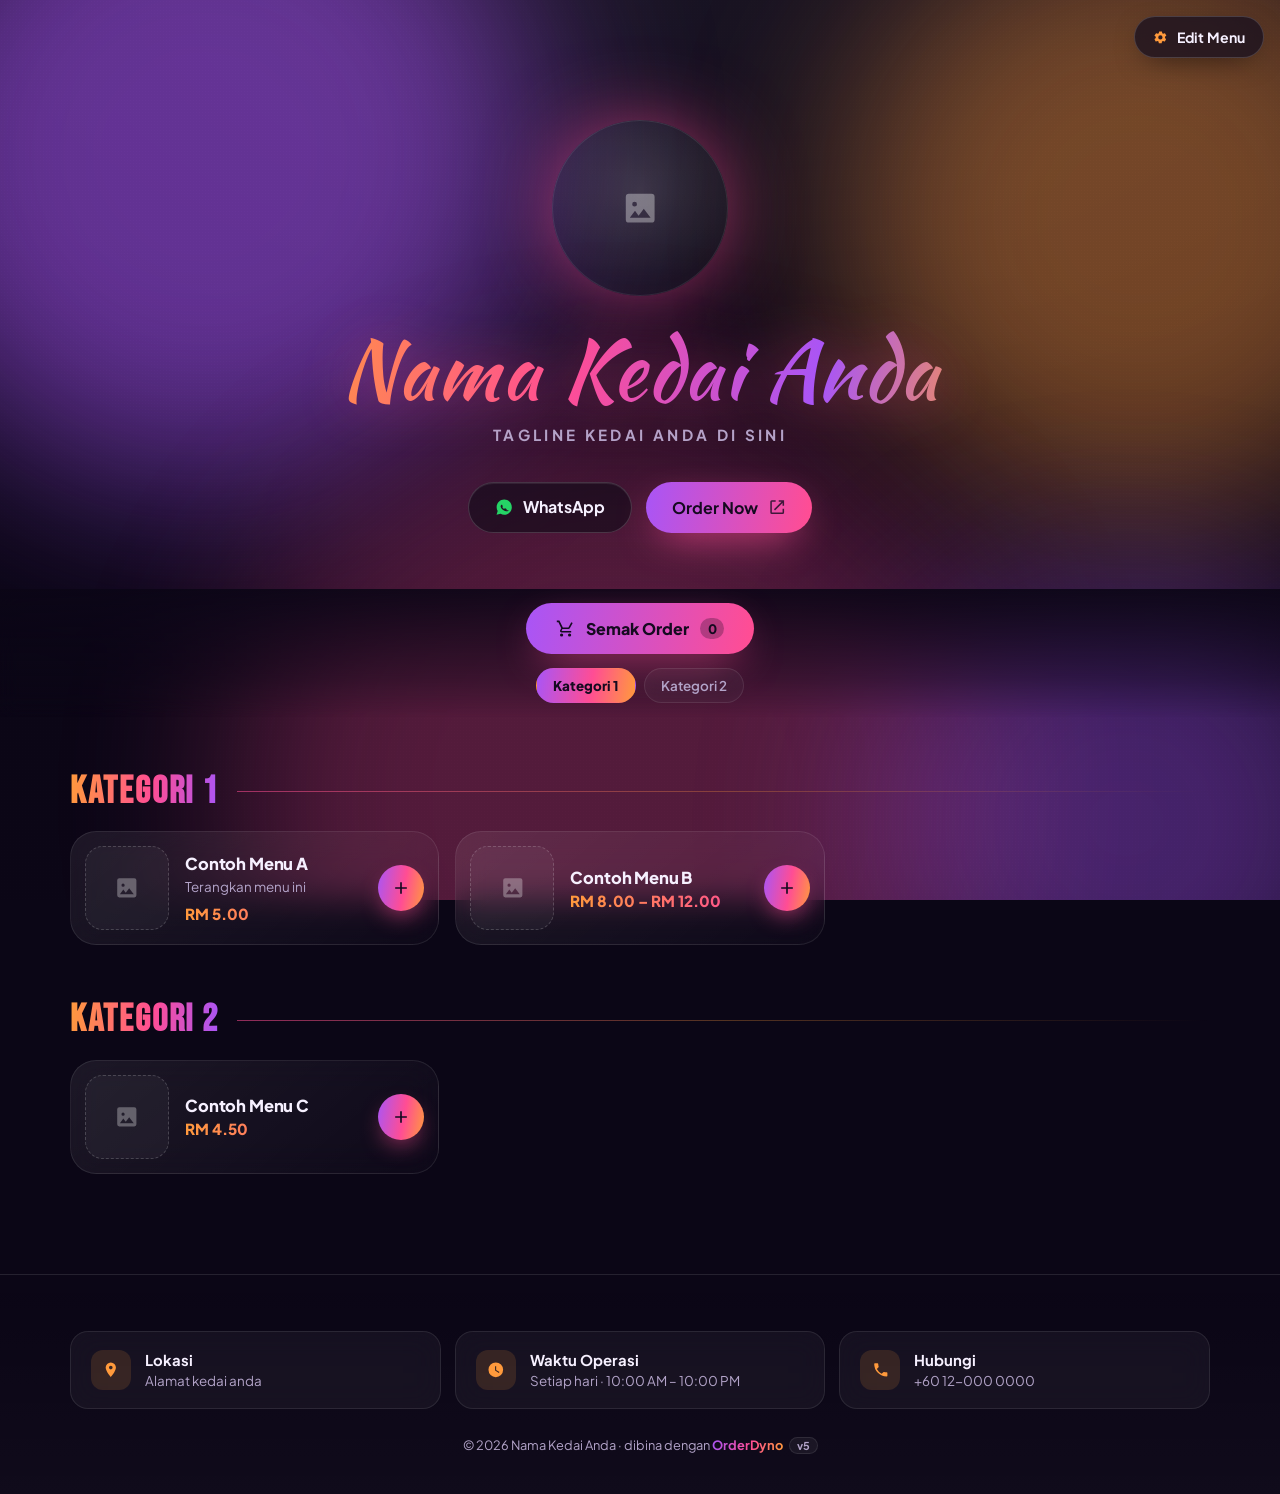
<file: index.html>
<!DOCTYPE html>
<html lang="ms">
<head>
<meta charset="utf-8">
<meta name="viewport" content="width=device-width, initial-scale=1, viewport-fit=cover">
<title>Menu Online — OrderDyno</title>
<meta name="description" content="Template menu online dengan cart dan checkout terus ke WhatsApp. Isi menu anda sendiri tanpa coding.">
<meta name="theme-color" content="#0b0616">
<meta property="og:title" content="Menu Online">
<meta property="og:description" content="Pilih menu, masuk cart, hantar order terus ke WhatsApp.">
<meta property="og:type" content="website">
<link rel="icon" href="assets/img/ikon-192.png" type="image/png">
<link rel="apple-touch-icon" href="assets/img/ikon-512.png">

<!-- Laman boleh dipasang ke skrin utama telefon. Manifest dijana per-kedai
     supaya NAMA yang muncul ialah nama kedai itu — pelanggan yang memasang
     dua kedai perlu dapat membezakannya. Ikonnya pula sengaja sama untuk
     semua kedai: lambang OrderDyno, supaya jenama itu hadir pada setiap
     telefon. iOS tidak membaca manifest untuk ikon, jadi apple-touch-icon
     di atas yang menentukannya di sana. -->
<link rel="manifest" href="api/manifest.php">
<meta name="mobile-web-app-capable" content="yes">
<meta name="apple-mobile-web-app-capable" content="yes">
<meta name="apple-mobile-web-app-status-bar-style" content="black-translucent">
<link rel="preconnect" href="https://fonts.googleapis.com">
<link rel="preconnect" href="https://fonts.gstatic.com" crossorigin>
<link href="https://fonts.googleapis.com/css2?family=Bebas+Neue&family=Kaushan+Script&family=Plus+Jakarta+Sans:wght@400;500;600;700;800&display=swap" rel="stylesheet">
<!-- ?v=N pada CSS dan JS: naikkan nombor itu SETIAP KALI salah satu
     fail ini diubah. Tanpanya, cache pelayar atau service worker lama
     boleh menghidangkan gaya lama bersama HTML baharu, dan laman nampak
     pecah sehingga pelanggan membuang data laman sendiri. Nombor ini
     mesti sepadan dengan ASET_VERSI dalam sw.js. -->
<link rel="stylesheet" href="assets/css/style.css?v=5">

<script>
/* ==========================================================================
   HALAMAN JUALAN PADA DOMAIN UTAMA (pilihan)
   --------------------------------------------------------------------------
   Untuk pemasangan yang menjual laman kepada ramai pelanggan: domain akar
   memaparkan halaman jualan (jual.html), manakala setiap subdomain kekal
   sebagai kedai biasa.

       orderdyno.my            -> jual.html      (halaman jualan)
       demo.orderdyno.my       -> kedai demo
       kedaiali.orderdyno.my   -> kedai pelanggan

   Untuk mematikannya, tukar `aktif` kepada false. Untuk pemasangan satu
   kedai, biarkan false — halaman jualan tidak akan mengganggu apa-apa.

   Diletakkan dalam <head> dengan sengaja: ia berjalan sebelum apa-apa
   dipaparkan, jadi tiada kelipan storefront sebelum halaman jualan muncul.
   ========================================================================== */
(function () {
  var JUALAN = {
    aktif:  true,
    domain: 'orderdyno.my',   // domain akar anda, tanpa 'www'
    fail:   'jual.html',
  };

  if (!JUALAN.aktif || !JUALAN.domain) return;

  var host = location.hostname.toLowerCase().replace(/^www\./, '');
  if (host !== JUALAN.domain) return;          // subdomain -> kedai biasa

  // #edit atau ?kedai= membenarkan pemilik membuka storefront domain utama
  if (location.hash.indexOf('edit') !== -1 || location.search.indexOf('kedai') !== -1) return;

  location.replace(JUALAN.fail);
})();
</script>
</head>
<body>

<!-- ===================== LATAR BELAKANG BERANIMASI ====================== -->
<div class="aurora" aria-hidden="true">
  <span class="aurora__blob aurora__blob--1"></span>
  <span class="aurora__blob aurora__blob--2"></span>
  <span class="aurora__blob aurora__blob--3"></span>
  <span class="aurora__blob aurora__blob--4"></span>
  <span class="aurora__bintik"></span>
</div>

<!-- ============================ BUTANG EDIT ============================= -->
<button class="btn-edit" id="btnEdit" type="button" title="Isi menu & tetapan kedai anda">
  <svg viewBox="0 0 24 24" aria-hidden="true"><path d="M12 15.5A3.5 3.5 0 1 1 15.5 12 3.5 3.5 0 0 1 12 15.5m7.43-2.53a7.9 7.9 0 0 0 0-1.94l2.03-1.58a.5.5 0 0 0 .12-.64l-1.92-3.32a.5.5 0 0 0-.6-.22l-2.39.96a7.6 7.6 0 0 0-1.68-.97l-.36-2.54a.5.5 0 0 0-.5-.42h-3.84a.5.5 0 0 0-.49.42l-.36 2.54c-.6.25-1.16.58-1.68.97l-2.39-.96a.5.5 0 0 0-.6.22L2.42 8.81a.5.5 0 0 0 .11.64l2.03 1.58a7.9 7.9 0 0 0 0 1.94l-2.03 1.58a.5.5 0 0 0-.11.64l1.92 3.32c.12.22.38.3.6.22l2.39-.96c.52.39 1.08.72 1.68.97l.36 2.54c.04.24.25.42.5.42h3.84c.25 0 .46-.18.5-.42l.36-2.54c.6-.25 1.16-.58 1.68-.97l2.39.96c.22.08.48 0 .6-.22l1.92-3.32a.5.5 0 0 0-.12-.64z"/></svg>
  <span>Edit Menu</span>
</button>

<!-- ================================ HERO ================================ -->
<header class="hero">
  <div class="hero__isi">
    <div class="hero__logo kosong" id="logo">
      <svg viewBox="0 0 24 24" aria-hidden="true"><path d="M21 19V5a2 2 0 0 0-2-2H5a2 2 0 0 0-2 2v14a2 2 0 0 0 2 2h14a2 2 0 0 0 2-2M8.5 11a1.5 1.5 0 1 1 1.5-1.5A1.5 1.5 0 0 1 8.5 11m10 7h-13l3.25-4.33 2.25 3 3.25-4.34z"/></svg>
    </div>

    <h1 class="hero__nama" id="namaKedai">Nama Kedai Anda</h1>
    <p class="hero__tagline" id="tagline">Tagline kedai anda di sini</p>

    <div class="hero__butang">
      <a class="btn btn--wa" id="btnWa" href="#" target="_blank" rel="noopener">
        <svg viewBox="0 0 24 24" aria-hidden="true"><path d="M12.04 2C6.58 2 2.13 6.45 2.13 11.91a9.8 9.8 0 0 0 1.36 4.98L2 22l5.25-1.38a9.9 9.9 0 0 0 4.79 1.22h.01c5.46 0 9.91-4.45 9.91-9.91S17.5 2 12.04 2m5.8 14.02c-.24.68-1.42 1.31-1.96 1.36-.54.05-1.05.24-3.53-.73s-4.05-3.5-4.18-3.66c-.12-.17-.83-1.11-.83-2.12 0-1 .53-1.5.72-1.7.19-.22.41-.27.55-.27h.4c.12 0 .3-.05.46.36l.63 1.53c.05.1.09.22.02.36l-.27.4-.19.22c-.09.09-.18.19-.08.36.1.17.44.73.95 1.18.65.58 1.19.76 1.36.85.17.08.27.07.37-.05l.53-.61c.14-.17.25-.13.42-.07l1.2.57c.4.2.66.29.76.46.09.17.09.97-.15 1.65z"/></svg>
        <span>WhatsApp</span>
      </a>
      <a class="btn btn--utama" id="btnOrderNow" href="#menu">
        <span id="labelOrderNow">Order Now</span>
        <svg class="btn__luar" viewBox="0 0 24 24" aria-hidden="true"><path d="M14 3v2h3.59l-9.83 9.83 1.41 1.41L19 6.41V10h2V3zM19 19H5V5h5V3H5a2 2 0 0 0-2 2v14a2 2 0 0 0 2 2h14a2 2 0 0 0 2-2v-5h-2z"/></svg>
      </a>
    </div>
  </div>
</header>

<!-- =========================== BAR SEMAK ORDER ========================== -->
<div class="bar" id="bar">
  <button class="btn-semak" id="btnSemak" type="button">
    <svg viewBox="0 0 24 24" aria-hidden="true"><path d="M7 18a2 2 0 1 0 2 2 2 2 0 0 0-2-2m10 0a2 2 0 1 0 2 2 2 2 0 0 0-2-2M7.16 14.26l.03-.12.9-1.64h7.45a2 2 0 0 0 1.75-1.03l3.58-6.49-1.75-.96-3.58 6.48H8.53L4.27 2H1v2h2l3.6 7.59-1.35 2.44A1.99 1.99 0 0 0 7 17h12v-2H7.42a.25.25 0 0 1-.26-.25z"/></svg>
    <span>Semak Order</span>
    <span class="kira" id="kiraCart">0</span>
  </button>
  <!-- Carian menu. Kedai dengan ratusan item tidak boleh diharap pada scroll
       sahaja — pelanggan yang sudah tahu apa dia mahu patut boleh menaipnya. -->
  <div class="cari" id="cari">
    <svg class="cari__ikon" viewBox="0 0 24 24" aria-hidden="true"><path d="M9.5 3A6.5 6.5 0 0 1 16 9.5c0 1.61-.59 3.09-1.56 4.23l.27.27h.79l5 5-1.5 1.5-5-5v-.79l-.27-.27A6.52 6.52 0 0 1 9.5 16 6.5 6.5 0 0 1 3 9.5 6.5 6.5 0 0 1 9.5 3m0 2C7 5 5 7 5 9.5S7 14 9.5 14 14 12 14 9.5 12 5 9.5 5"/></svg>
    <input class="cari__medan" id="medanCari" type="search" inputmode="search"
           placeholder="Cari menu — tomyam, ayam, bingsu…"
           autocomplete="off" autocapitalize="off" spellcheck="false"
           aria-label="Cari menu">
    <button class="cari__buang" id="btnBuangCari" type="button" aria-label="Kosongkan carian" hidden>
      <svg viewBox="0 0 24 24" aria-hidden="true"><path d="M19 6.41 17.59 5 12 10.59 6.41 5 5 6.41 10.59 12 5 17.59 6.41 19 12 13.41 17.59 19 19 17.59 13.41 12z"/></svg>
    </button>
  </div>

  <nav class="chips" id="chips" aria-label="Kategori menu"></nav>
</div>

<!-- ================================ MENU ================================ -->
<p class="cari-hasil bekas" id="cariHasil" role="status" aria-live="polite" hidden></p>
<main class="bekas" id="menu"></main>

<!-- =============================== FOOTER =============================== -->
<footer class="footer">
  <div class="bekas">
    <div class="info">
      <a class="info__kad" id="kadLokasi" href="#" target="_blank" rel="noopener">
        <span class="info__ikon"><svg viewBox="0 0 24 24" aria-hidden="true"><path d="M12 2a7 7 0 0 0-7 7c0 5.25 7 13 7 13s7-7.75 7-13a7 7 0 0 0-7-7m0 9.5A2.5 2.5 0 1 1 14.5 9 2.5 2.5 0 0 1 12 11.5"/></svg></span>
        <span class="info__teks"><b>Lokasi</b><span id="alamat">Alamat kedai anda</span></span>
      </a>
      <div class="info__kad">
        <span class="info__ikon"><svg viewBox="0 0 24 24" aria-hidden="true"><path d="M12 2a10 10 0 1 0 10 10A10 10 0 0 0 12 2m4.24 14.24L11 13V7h1.5v5.25l4.5 2.67z"/></svg></span>
        <span class="info__teks"><b>Waktu Operasi</b><span id="waktu">Setiap hari · 10:00 AM – 10:00 PM</span></span>
      </div>
      <a class="info__kad" id="kadTelefon" href="#">
        <span class="info__ikon"><svg viewBox="0 0 24 24" aria-hidden="true"><path d="M6.62 10.79a15.1 15.1 0 0 0 6.59 6.59l2.2-2.2a1 1 0 0 1 1.02-.24 11.4 11.4 0 0 0 3.57.57 1 1 0 0 1 1 1V20a1 1 0 0 1-1 1A17 17 0 0 1 3 4a1 1 0 0 1 1-1h3.5a1 1 0 0 1 1 1 11.4 11.4 0 0 0 .57 3.57 1 1 0 0 1-.25 1.02z"/></svg></span>
        <span class="info__teks"><b>Hubungi</b><span id="telefon">+60 12-000 0000</span></span>
      </a>
    </div>
    <!-- Nombor versi kelihatan. Bila pemilik kedai melaporkan laman nampak
         pecah, soalan pertama sentiasa "versi mana yang telefon anda muat?" —
         dan tiada devtools pada telefon untuk menjawabnya. Angka ini
         menjawabnya dalam satu pandangan. Naikkan bersama ?v=N. -->
    <p class="footer__hak">© <span id="tahun">2026</span> <span id="footerNama">Nama Kedai Anda</span> · dibina dengan <b>OrderDyno</b> <span class="footer__versi">v5</span></p>
  </div>
</footer>

<!-- =============================== LAPISAN ============================== -->
<div class="tirai" id="tirai"></div>

<!-- Sheet: pilih item -->
<section class="sheet" id="sheetItem" role="dialog" aria-modal="true" aria-labelledby="tajukItem" hidden>
  <div class="sheet__pemegang"></div>
  <div class="sheet__kepala">
    <h3 id="tajukItem">Item</h3>
    <button class="bulat-tutup" type="button" data-tutup aria-label="Tutup">✕</button>
  </div>
  <div class="sheet__badan" id="badanItem"></div>
  <div class="sheet__kaki">
    <button class="btn-blok" id="btnTambah" type="button">Tambah ke Order</button>
  </div>
</section>

<!-- Sheet: cart -->
<section class="sheet" id="sheetCart" role="dialog" aria-modal="true" aria-labelledby="tajukCart" hidden>
  <div class="sheet__pemegang"></div>
  <div class="sheet__kepala">
    <h3 id="tajukCart">Order Anda</h3>
    <button class="bulat-tutup" type="button" data-tutup aria-label="Tutup">✕</button>
  </div>
  <div class="sheet__badan" id="badanCart"></div>
  <div class="sheet__kaki" id="kakiCart"></div>
</section>

<!-- Sheet: keputusan pembayaran -->
<section class="sheet" id="sheetHasil" role="dialog" aria-modal="true" aria-labelledby="tajukHasil" hidden>
  <div class="sheet__pemegang"></div>
  <div class="sheet__kepala">
    <h3 id="tajukHasil">Keputusan Pembayaran</h3>
    <button class="bulat-tutup" type="button" data-tutup aria-label="Tutup">✕</button>
  </div>
  <div class="sheet__badan" id="badanHasil"></div>
  <div class="sheet__kaki" id="kakiHasil"></div>
</section>

<!-- Panel editor (dibina oleh editor.js) -->
<div id="editorTempat"></div>

<div class="toast-bekas" id="toast" aria-live="polite"></div>

<script src="assets/js/config.js?v=5"></script>
<script src="assets/js/contoh-menu.js?v=5"></script>
<script src="assets/js/store.js?v=5"></script>
<script src="assets/js/bayar.js?v=5"></script>
<script src="assets/js/app.js?v=5"></script>
<script src="assets/js/editor.js?v=5"></script>

<script>
/* Service worker: laman boleh dibuka walaupun talian putus, dan itu syarat
   Android sebelum ia menawarkan "Pasang aplikasi".

   Didaftarkan selepas 'load' supaya ia tidak berebut jalur dengan menu —
   pelanggan yang baru sampai patut nampak makanan dahulu.

   Ia hanya berfungsi atas HTTPS (atau localhost). Pada http:// biasa
   pendaftaran gagal secara senyap, dan laman terus berjalan seperti biasa. */
if ('serviceWorker' in navigator) {
  window.addEventListener('load', function () {
    navigator.serviceWorker.register('sw.js').catch(function () { /* senyap */ });
  });
}
</script>
</body>
</html>
</file>
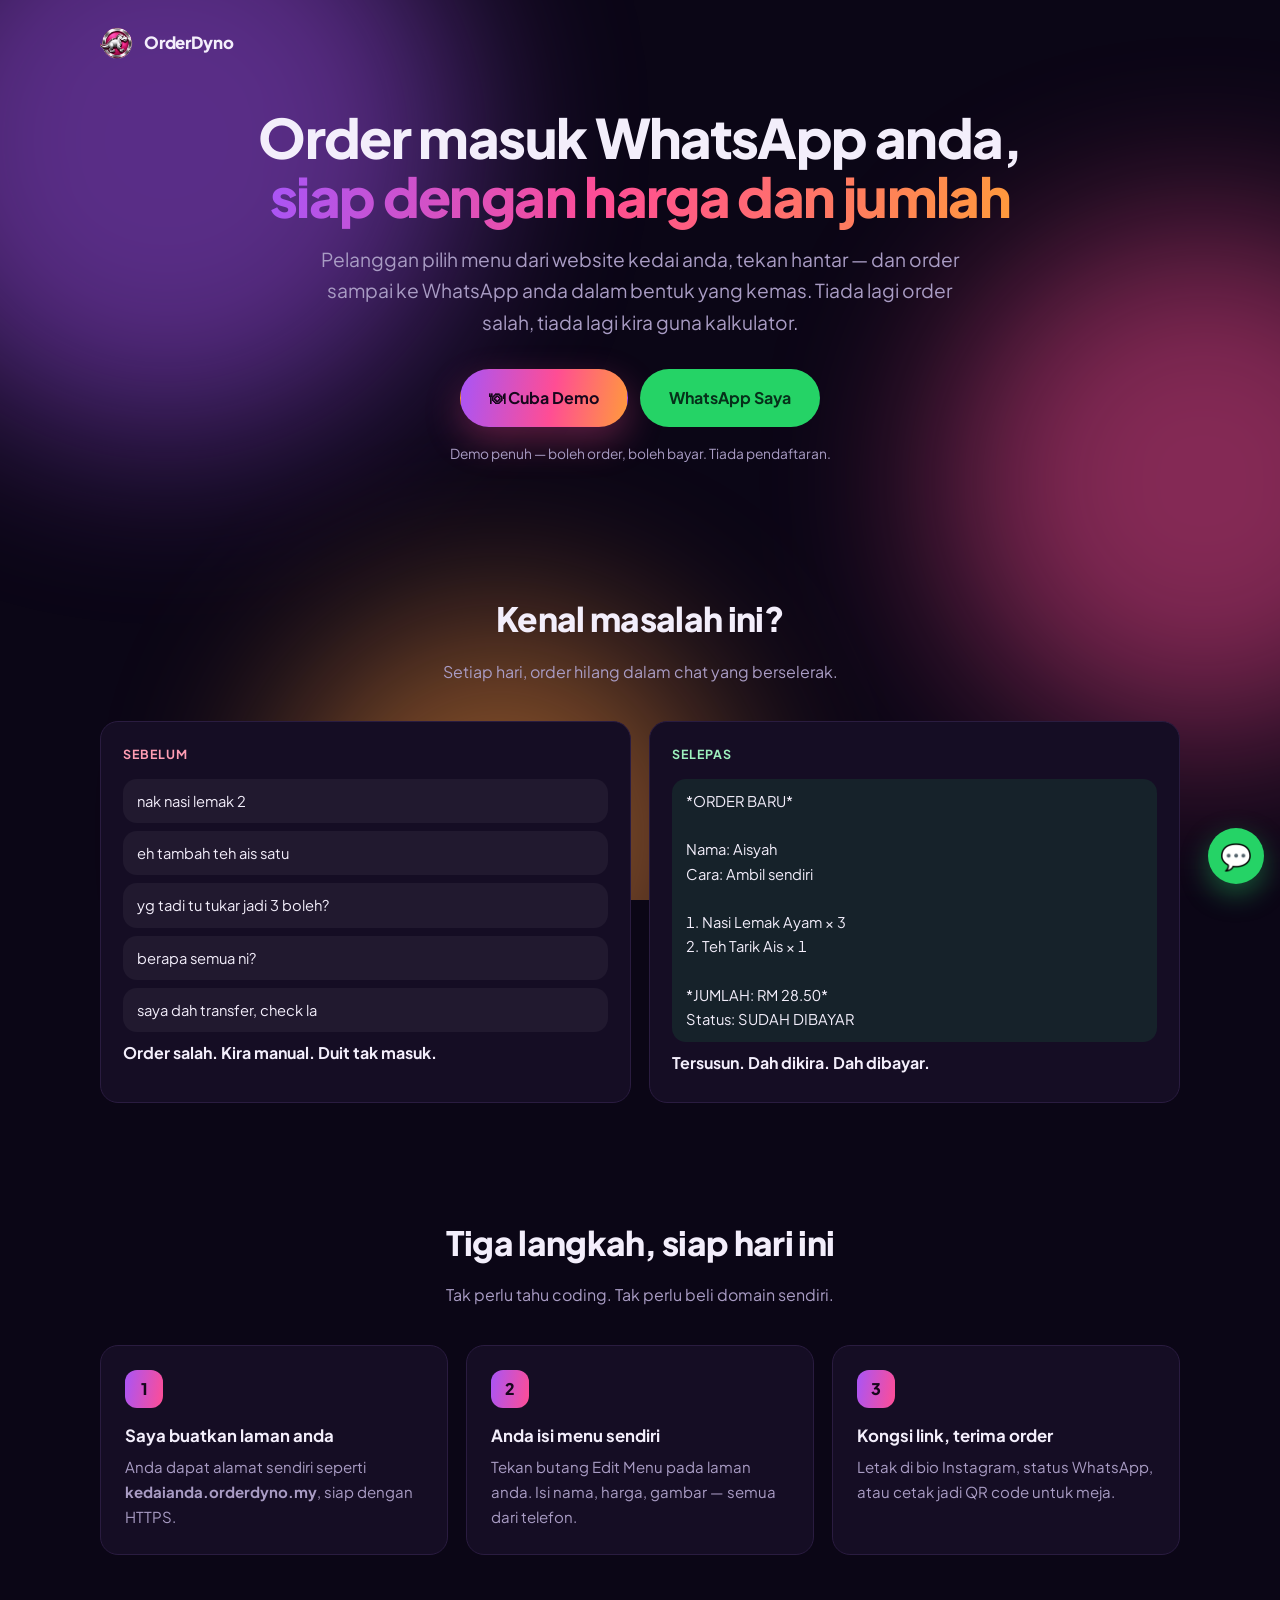
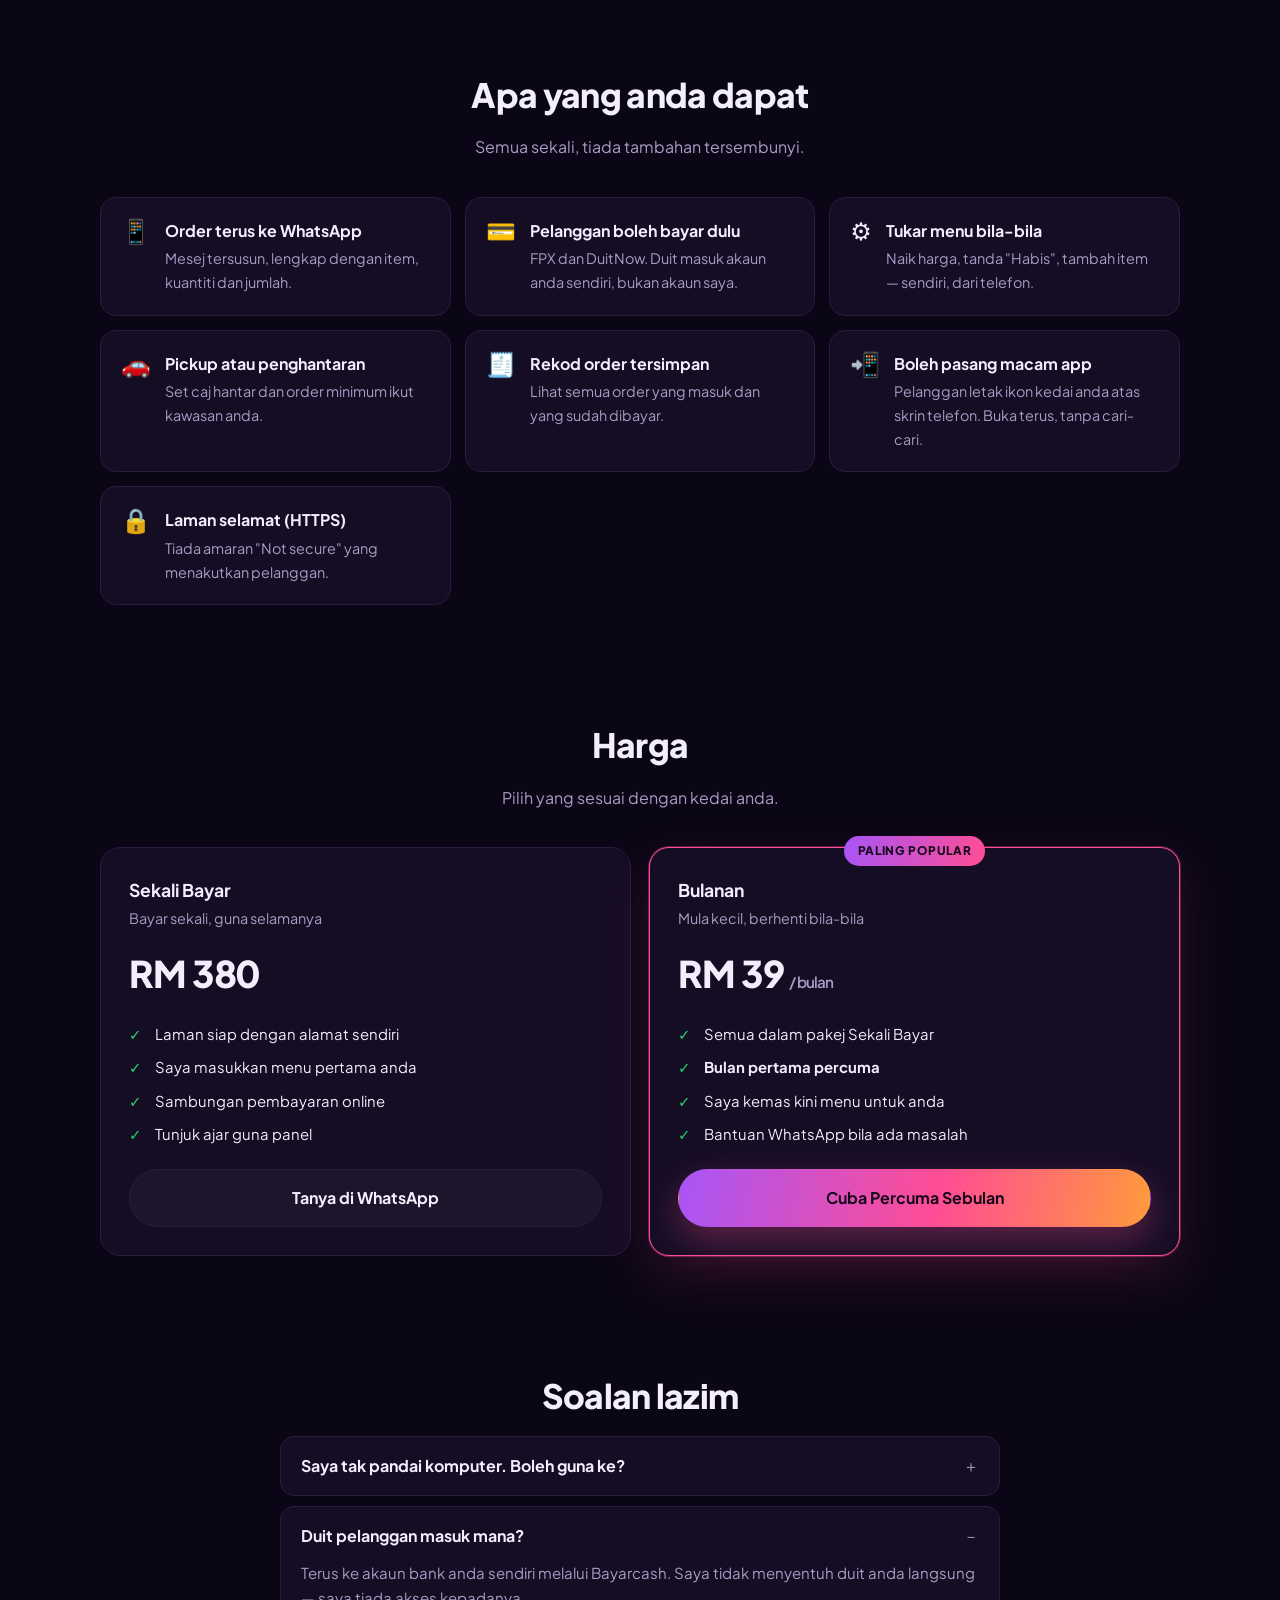
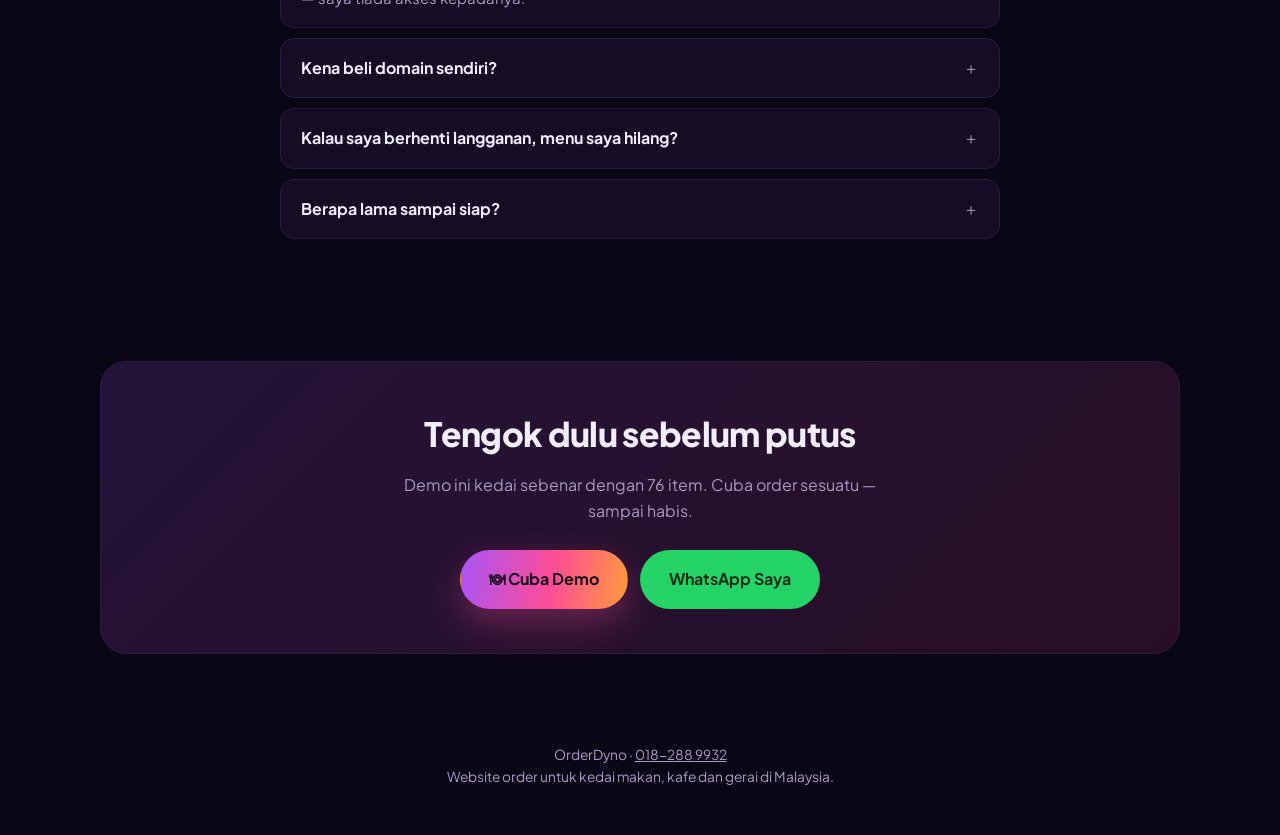
<file: jual.html>
<!DOCTYPE html>
<html lang="ms">
<head>
<meta charset="utf-8">
<meta name="viewport" content="width=device-width, initial-scale=1, viewport-fit=cover">
<title>OrderDyno — Website Order untuk Kedai Makan Anda</title>
<meta name="description" content="Pelanggan pilih menu, order terus masuk WhatsApp anda — lengkap dengan harga dan jumlah. Tiada lagi order salah, tiada lagi kira manual.">
<meta name="theme-color" content="#0b0616">
<meta property="og:title" content="OrderDyno — Website Order untuk Kedai Makan">
<meta property="og:description" content="Order masuk WhatsApp anda siap dengan harga dan jumlah. Cuba demo percuma.">
<meta property="og:type" content="website">
<link rel="icon" href="assets/img/ikon-192.png" type="image/png">
<link rel="apple-touch-icon" href="assets/img/ikon-512.png">
<!-- og:image mesti URL mutlak — WhatsApp dan Facebook tidak menyelesaikan
     laluan relatif bila menjana pratonton pautan. -->
<meta property="og:image" content="https://orderdyno.my/assets/img/ikon-512.png">
<link rel="preconnect" href="https://fonts.googleapis.com">
<link rel="preconnect" href="https://fonts.gstatic.com" crossorigin>
<link href="https://fonts.googleapis.com/css2?family=Bebas+Neue&family=Plus+Jakarta+Sans:wght@400;500;600;700;800&display=swap" rel="stylesheet">

<style>
/* ==========================================================================
   Halaman jualan — berdiri sendiri, tiada kebergantungan pada storefront.
   Warna mengikut tema Aurora supaya ia terasa satu keluarga dengan produk.
   ========================================================================== */
:root {
  --ungu:  #a855f7;
  --pink:  #ff4d94;
  --oren:  #ff9a3c;
  --latar: #0b0616;
  --kad:   #150d24;
  --tepi:  #2a1c40;
  --teks:  #f3eefb;
  --lemah: #a99cc4;
  --hijau: #25d366;
  color-scheme: dark;
}
* { box-sizing: border-box; }
html { scroll-behavior: smooth; }
body {
  margin: 0; background: var(--latar); color: var(--teks);
  font-family: 'Plus Jakarta Sans', system-ui, -apple-system, sans-serif;
  line-height: 1.65; overflow-x: hidden;
}
img { max-width: 100%; }
.bekas { width: min(1080px, 100% - 40px); margin-inline: auto; }

/* ------------------------------- Latar ---------------------------------- */
.aura { position: fixed; inset: 0; z-index: -1; overflow: hidden; }
.aura i {
  position: absolute; border-radius: 50%; filter: blur(90px); opacity: .5;
  animation: apung 18s ease-in-out infinite;
}
.aura i:nth-child(1) { width: 46vw; height: 46vw; background: var(--ungu); top: -12vw; left: -10vw; }
.aura i:nth-child(2) { width: 40vw; height: 40vw; background: var(--pink); top: 25vh; right: -14vw; animation-delay: -6s; }
.aura i:nth-child(3) { width: 34vw; height: 34vw; background: var(--oren); bottom: -12vw; left: 22vw; animation-delay: -12s; }
@keyframes apung { 0%,100% { transform: translate(0,0) scale(1); } 50% { transform: translate(3vw,-4vh) scale(1.12); } }
@media (prefers-reduced-motion: reduce) { .aura i { animation: none; } }

/* -------------------------------- Hero ---------------------------------- */
header { padding: 26px 0 8px; }
.jenama { display: flex; align-items: center; gap: 10px; font-weight: 800; font-size: 1.05rem; letter-spacing: -.01em; }
.jenama img { width: 34px; height: 34px; display: block; }

.hero { padding: 40px 0 56px; text-align: center; }
.hero h1 {
  font-size: clamp(2rem, 7vw, 3.4rem); line-height: 1.08; margin: 0 0 18px;
  letter-spacing: -.03em; font-weight: 800;
}
.hero h1 em {
  font-style: normal;
  background: linear-gradient(100deg, var(--ungu), var(--pink) 45%, var(--oren));
  -webkit-background-clip: text; background-clip: text; color: transparent;
}
.hero p.utama { font-size: clamp(1rem, 2.6vw, 1.2rem); color: var(--lemah); margin: 0 auto 30px; max-width: 34em; }

.butang-baris { display: flex; gap: 12px; justify-content: center; flex-wrap: wrap; }
.btn {
  display: inline-flex; align-items: center; justify-content: center; gap: 9px;
  padding: 15px 28px; border-radius: 999px; text-decoration: none; font-weight: 700;
  font-size: 1rem; border: 1px solid transparent; cursor: pointer; transition: transform .15s ease;
}
.btn:active { transform: scale(.97); }
.btn--utama {
  background: linear-gradient(100deg, var(--ungu), var(--pink) 55%, var(--oren));
  color: #17071c; box-shadow: 0 14px 36px rgba(255,77,148,.32);
}
.btn--wa { background: var(--hijau); color: #06301a; }
.btn--garis { border-color: var(--tepi); color: var(--teks); background: rgba(255,255,255,.03); }
.nota-kecil { color: var(--lemah); font-size: .86rem; margin-top: 16px; }

/* ------------------------------ Seksyen --------------------------------- */
section { padding: 56px 0; }
h2 {
  font-size: clamp(1.5rem, 4.6vw, 2.1rem); margin: 0 0 12px; letter-spacing: -.02em;
  text-align: center; font-weight: 800;
}
.sub { text-align: center; color: var(--lemah); margin: 0 auto 36px; max-width: 32em; }

/* --------------------------- Sebelum / Selepas -------------------------- */
.banding { display: grid; gap: 18px; grid-template-columns: 1fr; }
@media (min-width: 760px) { .banding { grid-template-columns: 1fr 1fr; } }
.chat {
  background: var(--kad); border: 1px solid var(--tepi); border-radius: 18px; padding: 22px;
}
.chat h3 { margin: 0 0 4px; font-size: 1rem; }
.chat .label { font-size: .78rem; text-transform: uppercase; letter-spacing: .08em; font-weight: 700; margin-bottom: 14px; }
.chat--buruk .label { color: #ff9db3; }
.chat--baik .label { color: #9df0bd; }
.gelembung {
  background: rgba(255,255,255,.05); border-radius: 14px; padding: 10px 14px;
  margin-bottom: 8px; font-size: .92rem;
}
.chat--baik .gelembung { background: rgba(37,211,102,.1); white-space: pre-line; font-variant-numeric: tabular-nums; }

/* ------------------------------ Langkah --------------------------------- */
.langkah { display: grid; gap: 18px; grid-template-columns: 1fr; counter-reset: n; }
@media (min-width: 760px) { .langkah { grid-template-columns: repeat(3, 1fr); } }
.langkah > div {
  background: var(--kad); border: 1px solid var(--tepi); border-radius: 18px; padding: 24px;
}
.langkah > div::before {
  counter-increment: n; content: counter(n);
  display: grid; place-items: center; width: 38px; height: 38px; border-radius: 12px;
  background: linear-gradient(100deg, var(--ungu), var(--pink)); color: #17071c;
  font-weight: 800; margin-bottom: 14px;
}
.langkah h3 { margin: 0 0 6px; font-size: 1.05rem; }
.langkah p { margin: 0; color: var(--lemah); font-size: .94rem; }

/* ------------------------------- Ciri ----------------------------------- */
.ciri { display: grid; gap: 14px; grid-template-columns: 1fr; }
@media (min-width: 620px) { .ciri { grid-template-columns: 1fr 1fr; } }
@media (min-width: 940px) { .ciri { grid-template-columns: repeat(3, 1fr); } }
.ciri > div {
  background: var(--kad); border: 1px solid var(--tepi); border-radius: 16px; padding: 20px;
  display: flex; gap: 14px; align-items: flex-start;
}
.ciri b { display: block; margin-bottom: 3px; }
.ciri p { margin: 0; color: var(--lemah); font-size: .9rem; }
.ikon { font-size: 1.5rem; line-height: 1; }

/* ------------------------------- Harga ---------------------------------- */
.harga { display: grid; gap: 18px; grid-template-columns: 1fr; align-items: start; }
@media (min-width: 760px) { .harga { grid-template-columns: 1fr 1fr; } }
.pelan {
  background: var(--kad); border: 1px solid var(--tepi); border-radius: 20px; padding: 28px; position: relative;
}
.pelan--pilihan { border-color: var(--pink); box-shadow: 0 0 0 1px rgba(255,77,148,.35), 0 20px 50px rgba(255,77,148,.14); }
.lencana {
  position: absolute; top: -12px; left: 50%; transform: translateX(-50%);
  background: linear-gradient(100deg, var(--ungu), var(--pink)); color: #17071c;
  font-size: .74rem; font-weight: 800; padding: 5px 14px; border-radius: 999px;
  text-transform: uppercase; letter-spacing: .06em; white-space: nowrap;
}
.pelan h3 { margin: 0 0 2px; font-size: 1.1rem; }
.pelan .nilai { font-size: 2.3rem; font-weight: 800; letter-spacing: -.03em; margin: 12px 0 2px; }
.pelan .nilai small { font-size: .95rem; font-weight: 600; color: var(--lemah); }
.pelan ul { list-style: none; padding: 0; margin: 18px 0 22px; }
.pelan li { padding-left: 26px; position: relative; margin-bottom: 9px; font-size: .93rem; }
.pelan li::before { content: '✓'; position: absolute; left: 0; color: var(--hijau); font-weight: 800; }
.pelan .btn { width: 100%; }

/* -------------------------------- FAQ ----------------------------------- */
details {
  background: var(--kad); border: 1px solid var(--tepi); border-radius: 14px;
  padding: 16px 20px; margin-bottom: 10px;
}
summary { cursor: pointer; font-weight: 700; list-style: none; }
summary::-webkit-details-marker { display: none; }
summary::after { content: '＋'; float: right; color: var(--lemah); font-weight: 400; }
details[open] summary::after { content: '－'; }
details p { color: var(--lemah); margin: 12px 0 0; font-size: .94rem; }

/* ------------------------------- Penutup -------------------------------- */
.penutup {
  background: linear-gradient(135deg, rgba(168,85,247,.16), rgba(255,77,148,.12));
  border: 1px solid var(--tepi); border-radius: 26px; padding: 44px 26px; text-align: center;
}
footer { padding: 34px 0 46px; text-align: center; color: var(--lemah); font-size: .86rem; }
footer a { color: var(--lemah); }

/* Butang WhatsApp terapung */
.wa-apung {
  position: fixed; right: 16px; bottom: 16px; z-index: 50;
  width: 56px; height: 56px; border-radius: 50%; background: var(--hijau);
  display: grid; place-items: center; box-shadow: 0 10px 28px rgba(37,211,102,.4);
  text-decoration: none; font-size: 1.6rem;
}
</style>
</head>
<body>

<div class="aura" aria-hidden="true"><i></i><i></i><i></i></div>

<div class="bekas">

  <header>
    <div class="jenama"><img src="assets/img/lambang.png" alt="" width="34" height="34"> OrderDyno</div>
  </header>

  <!-- ================================ HERO =============================== -->
  <div class="hero">
    <h1>Order masuk WhatsApp anda,<br><em>siap dengan harga dan jumlah</em></h1>
    <p class="utama">
      Pelanggan pilih menu dari website kedai anda, tekan hantar — dan order
      sampai ke WhatsApp anda dalam bentuk yang kemas. Tiada lagi order salah,
      tiada lagi kira guna kalkulator.
    </p>

    <div class="butang-baris">
      <a class="btn btn--utama" href="https://demo.orderdyno.my" target="_blank" rel="noopener">
        🍽 Cuba Demo
      </a>
      <a class="btn btn--wa" href="https://wa.me/60182889932?text=Salam%2C%20saya%20berminat%20dengan%20OrderDyno" target="_blank" rel="noopener">
        WhatsApp Saya
      </a>
    </div>
    <p class="nota-kecil">Demo penuh — boleh order, boleh bayar. Tiada pendaftaran.</p>
  </div>

  <!-- =========================== SEBELUM / SELEPAS ======================= -->
  <section>
    <h2>Kenal masalah ini?</h2>
    <p class="sub">Setiap hari, order hilang dalam chat yang berselerak.</p>

    <div class="banding">
      <div class="chat chat--buruk">
        <div class="label">Sebelum</div>
        <div class="gelembung">nak nasi lemak 2</div>
        <div class="gelembung">eh tambah teh ais satu</div>
        <div class="gelembung">yg tadi tu tukar jadi 3 boleh?</div>
        <div class="gelembung">berapa semua ni?</div>
        <div class="gelembung">saya dah transfer, check la</div>
        <h3>Order salah. Kira manual. Duit tak masuk.</h3>
      </div>

      <div class="chat chat--baik">
        <div class="label">Selepas</div>
        <div class="gelembung">*ORDER BARU*

Nama: Aisyah
Cara: Ambil sendiri

1. Nasi Lemak Ayam × 3
2. Teh Tarik Ais × 1

*JUMLAH: RM 28.50*
Status: SUDAH DIBAYAR</div>
        <h3>Tersusun. Dah dikira. Dah dibayar.</h3>
      </div>
    </div>
  </section>

  <!-- ============================== LANGKAH ============================== -->
  <section>
    <h2>Tiga langkah, siap hari ini</h2>
    <p class="sub">Tak perlu tahu coding. Tak perlu beli domain sendiri.</p>

    <div class="langkah">
      <div>
        <h3>Saya buatkan laman anda</h3>
        <p>Anda dapat alamat sendiri seperti <b>kedaianda.orderdyno.my</b>, siap dengan HTTPS.</p>
      </div>
      <div>
        <h3>Anda isi menu sendiri</h3>
        <p>Tekan butang Edit Menu pada laman anda. Isi nama, harga, gambar — semua dari telefon.</p>
      </div>
      <div>
        <h3>Kongsi link, terima order</h3>
        <p>Letak di bio Instagram, status WhatsApp, atau cetak jadi QR code untuk meja.</p>
      </div>
    </div>
  </section>

  <!-- ================================ CIRI =============================== -->
  <section>
    <h2>Apa yang anda dapat</h2>
    <p class="sub">Semua sekali, tiada tambahan tersembunyi.</p>

    <div class="ciri">
      <div><div class="ikon">📱</div><div><b>Order terus ke WhatsApp</b><p>Mesej tersusun, lengkap dengan item, kuantiti dan jumlah.</p></div></div>
      <div><div class="ikon">💳</div><div><b>Pelanggan boleh bayar dulu</b><p>FPX dan DuitNow. Duit masuk akaun anda sendiri, bukan akaun saya.</p></div></div>
      <div><div class="ikon">⚙️</div><div><b>Tukar menu bila-bila</b><p>Naik harga, tanda "Habis", tambah item — sendiri, dari telefon.</p></div></div>
      <div><div class="ikon">🚗</div><div><b>Pickup atau penghantaran</b><p>Set caj hantar dan order minimum ikut kawasan anda.</p></div></div>
      <div><div class="ikon">🧾</div><div><b>Rekod order tersimpan</b><p>Lihat semua order yang masuk dan yang sudah dibayar.</p></div></div>
      <div><div class="ikon">📲</div><div><b>Boleh pasang macam app</b><p>Pelanggan letak ikon kedai anda atas skrin telefon. Buka terus, tanpa cari-cari.</p></div></div>
      <div><div class="ikon">🔒</div><div><b>Laman selamat (HTTPS)</b><p>Tiada amaran "Not secure" yang menakutkan pelanggan.</p></div></div>
    </div>
  </section>

  <!-- =============================== HARGA =============================== -->
  <section>
    <h2>Harga</h2>
    <p class="sub">Pilih yang sesuai dengan kedai anda.</p>

    <div class="harga">
      <div class="pelan">
        <h3>Sekali Bayar</h3>
        <p style="color:var(--lemah);margin:0;font-size:.9rem">Bayar sekali, guna selamanya</p>
        <div class="nilai">RM 380</div>
        <ul>
          <li>Laman siap dengan alamat sendiri</li>
          <li>Saya masukkan menu pertama anda</li>
          <li>Sambungan pembayaran online</li>
          <li>Tunjuk ajar guna panel</li>
        </ul>
        <a class="btn btn--garis" href="https://wa.me/60182889932?text=Salam%2C%20saya%20nak%20pakej%20Sekali%20Bayar%20OrderDyno" target="_blank" rel="noopener">Tanya di WhatsApp</a>
      </div>

      <div class="pelan pelan--pilihan">
        <div class="lencana">Paling popular</div>
        <h3>Bulanan</h3>
        <p style="color:var(--lemah);margin:0;font-size:.9rem">Mula kecil, berhenti bila-bila</p>
        <div class="nilai">RM 39 <small>/ bulan</small></div>
        <ul>
          <li>Semua dalam pakej Sekali Bayar</li>
          <li><b>Bulan pertama percuma</b></li>
          <li>Saya kemas kini menu untuk anda</li>
          <li>Bantuan WhatsApp bila ada masalah</li>
        </ul>
        <a class="btn btn--utama" href="https://wa.me/60182889932?text=Salam%2C%20saya%20nak%20cuba%20OrderDyno%20percuma%20sebulan" target="_blank" rel="noopener">Cuba Percuma Sebulan</a>
      </div>
    </div>
  </section>

  <!-- ================================ FAQ ================================ -->
  <section>
    <h2>Soalan lazim</h2>
    <div style="max-width:720px;margin-inline:auto">
      <details>
        <summary>Saya tak pandai komputer. Boleh guna ke?</summary>
        <p>Boleh. Semua diisi melalui borang pada telefon — sama macam isi maklumat dalam Facebook. Saya masukkan menu pertama anda, jadi anda cuma perlu edit bila ada perubahan.</p>
      </details>
      <details open>
        <summary>Duit pelanggan masuk mana?</summary>
        <p>Terus ke akaun bank anda sendiri melalui Bayarcash. Saya tidak menyentuh duit anda langsung — saya tiada akses kepadanya.</p>
      </details>
      <details>
        <summary>Kena beli domain sendiri?</summary>
        <p>Tidak perlu. Anda dapat alamat di bawah orderdyno.my secara percuma. Kalau nanti nak domain sendiri, boleh disambung kemudian.</p>
      </details>
      <details>
        <summary>Kalau saya berhenti langganan, menu saya hilang?</summary>
        <p>Tidak. Menu anda boleh di-export sebagai fail sebelum berhenti, dan laman boleh dihidupkan semula bila-bila masa.</p>
      </details>
      <details>
        <summary>Berapa lama sampai siap?</summary>
        <p>Laman siap dalam beberapa minit. Yang ambil masa cuma isi menu — biasanya sejam kalau menu panjang.</p>
      </details>
    </div>
  </section>

  <!-- ============================== PENUTUP ============================== -->
  <section>
    <div class="penutup">
      <h2 style="margin-bottom:10px">Tengok dulu sebelum putus</h2>
      <p class="sub" style="margin-bottom:26px">
        Demo ini kedai sebenar dengan 76 item. Cuba order sesuatu — sampai habis.
      </p>
      <div class="butang-baris">
        <a class="btn btn--utama" href="https://demo.orderdyno.my" target="_blank" rel="noopener">🍽 Cuba Demo</a>
        <a class="btn btn--wa" href="https://wa.me/60182889932?text=Salam%2C%20saya%20berminat%20dengan%20OrderDyno" target="_blank" rel="noopener">WhatsApp Saya</a>
      </div>
    </div>
  </section>

  <footer>
    OrderDyno · <a href="https://wa.me/60182889932">018-288 9932</a><br>
    Website order untuk kedai makan, kafe dan gerai di Malaysia.
  </footer>

</div>

<a class="wa-apung" href="https://wa.me/60182889932?text=Salam%2C%20saya%20berminat%20dengan%20OrderDyno"
   target="_blank" rel="noopener" aria-label="WhatsApp">💬</a>

</body>
</html>
</file>
<file: assets/css/style.css>
/* ==========================================================================
   OrderDyno — Tema "Aurora Neon"
   --------------------------------------------------------------------------
   Susunan:
     1. Pembolehubah & asas
     2. Latar beranimasi
     3. Butang & elemen kongsi
     4. Hero
     5. Bar semak order + chips kategori
     6. Menu (kategori & kad item)
     7. Footer
     8. Sheet (bottom sheet) & tirai
     9. Cart
    10. Panel Editor
    11. Toast
    12. Responsif & aksesibiliti
   ========================================================================== */

/* ============================ 1. ASAS ================================== */

:root {
  --c1: #a855f7;
  --c2: #ff4d94;
  --c3: #ff9a3c;
  --latar: #0b0616;

  /* Pasangan RGB bagi warna di atas — rgba() tidak boleh menerima hex melalui
     var(), jadi apa-apa lapisan lut sinar mesti menggunakan yang ini. app.js
     menulis semula kesemuanya setiap kali tema kedai berubah. */
  --c1-rgb: 168, 85, 247;
  --c2-rgb: 255, 77, 148;
  --c3-rgb: 255, 154, 60;
  --latar-rgb: 11, 6, 22;

  --teks: #f6f0ff;
  --lemah: #b3a4c9;
  --kad: rgba(255, 255, 255, .045);
  --kad-kuat: rgba(255, 255, 255, .075);
  --garis: rgba(255, 255, 255, .09);
  --garis-kuat: rgba(255, 255, 255, .16);

  --r-s: 12px;
  --r-m: 18px;
  --r-l: 26px;
  --r-xl: 34px;

  --lebar: 1180px;
  --tinggi-bar: 74px;

  --font: 'Plus Jakarta Sans', ui-sans-serif, system-ui, -apple-system, 'Segoe UI', Roboto, sans-serif;
  --font-skrip: 'Kaushan Script', 'Segoe Script', 'Brush Script MT', 'Apple Chancery', cursive;
  --font-tajuk: 'Bebas Neue', 'Haettenschweiler', 'Arial Narrow', Impact, sans-serif;

  --grad: linear-gradient(100deg, var(--c1), var(--c2) 55%, var(--c3));
}

* { box-sizing: border-box; }

html { scroll-behavior: smooth; }

body {
  margin: 0;
  min-height: 100vh;
  font-family: var(--font);
  color: var(--teks);
  background: var(--latar);
  -webkit-font-smoothing: antialiased;
  overflow-x: hidden;
}

body.beku { overflow: hidden; }

img { max-width: 100%; display: block; }
svg { width: 1em; height: 1em; fill: currentColor; flex: none; }
a { color: inherit; text-decoration: none; }

button, input, select, textarea { font: inherit; color: inherit; }
button { cursor: pointer; border: 0; background: none; }

.bekas {
  width: 100%;
  max-width: var(--lebar);
  margin-inline: auto;
  padding-inline: 20px;
}

/* ======================= 2. LATAR BERANIMASI ============================ */

.aurora {
  position: fixed;
  inset: 0;
  z-index: -2;
  overflow: hidden;
  background:
    radial-gradient(120% 80% at 50% 0%, rgba(255, 255, 255, .06), transparent 60%),
    var(--latar);
}

.aurora__blob {
  position: absolute;
  border-radius: 50%;
  filter: blur(90px);
  opacity: .55;
  will-change: transform;
}

.aurora__blob--1 {
  width: 52vw; height: 52vw; min-width: 320px; min-height: 320px;
  top: -14vw; left: -10vw;
  background: var(--c1);
  animation: hanyut1 26s ease-in-out infinite;
}
.aurora__blob--2 {
  width: 46vw; height: 46vw; min-width: 300px; min-height: 300px;
  top: -6vw; right: -12vw;
  background: var(--c3);
  opacity: .42;
  animation: hanyut2 32s ease-in-out infinite;
}
.aurora__blob--3 {
  width: 60vw; height: 60vw; min-width: 340px; min-height: 340px;
  bottom: -22vw; left: 18vw;
  background: var(--c2);
  opacity: .3;
  animation: hanyut3 38s ease-in-out infinite;
}
.aurora__blob--4 {
  width: 40vw; height: 40vw; min-width: 260px; min-height: 260px;
  bottom: -14vw; right: -8vw;
  background: var(--c1);
  opacity: .38;
  animation: hanyut2 30s ease-in-out infinite reverse;
}

/* Bintik halus supaya gradien nampak premium, tak "flat" */
.aurora__bintik {
  position: absolute;
  inset: 0;
  opacity: .3;
  background-image: radial-gradient(rgba(255, 255, 255, .10) .5px, transparent .5px);
  background-size: 3px 3px;
  mix-blend-mode: overlay;
}

@keyframes hanyut1 {
  0%, 100% { transform: translate3d(0, 0, 0) scale(1); }
  50%      { transform: translate3d(6vw, 8vh, 0) scale(1.12); }
}
@keyframes hanyut2 {
  0%, 100% { transform: translate3d(0, 0, 0) scale(1.05); }
  50%      { transform: translate3d(-7vw, 6vh, 0) scale(.92); }
}
@keyframes hanyut3 {
  0%, 100% { transform: translate3d(0, 0, 0) scale(1); }
  33%      { transform: translate3d(8vw, -6vh, 0) scale(1.1); }
  66%      { transform: translate3d(-6vw, 4vh, 0) scale(.95); }
}

/* ==================== 3. BUTANG & ELEMEN KONGSI ========================= */

.btn {
  display: inline-flex;
  align-items: center;
  gap: 10px;
  padding: 15px 26px;
  border-radius: 999px;
  font-weight: 700;
  font-size: 1rem;
  line-height: 1;
  transition: transform .25s cubic-bezier(.2, .9, .3, 1.2), box-shadow .25s, filter .25s, border-color .25s;
}
.btn svg { font-size: 1.15em; }
.btn:hover { transform: translateY(-3px); }
.btn:active { transform: translateY(-1px) scale(.98); }

.btn--wa {
  background: rgba(10, 10, 20, .55);
  border: 1px solid var(--garis-kuat);
  backdrop-filter: blur(14px);
  box-shadow: inset 0 1px 0 rgba(255, 255, 255, .08);
}
.btn--wa:hover {
  border-color: rgba(37, 211, 102, .55);
  box-shadow: 0 12px 34px -14px rgba(37, 211, 102, .8), inset 0 1px 0 rgba(255, 255, 255, .12);
}
.btn--wa svg { color: #25d366; }

.btn--utama {
  position: relative;
  color: #150a20;
  background: var(--grad);
  background-size: 180% 100%;
  animation: geserGrad 8s ease infinite;
  box-shadow: 0 14px 40px -14px var(--c2);
}
.btn--utama:hover { box-shadow: 0 20px 48px -14px var(--c2); filter: brightness(1.06); }
.btn__luar { font-size: .95em; opacity: .8; }

@keyframes geserGrad {
  0%, 100% { background-position: 0% 50%; }
  50%      { background-position: 100% 50%; }
}

.btn-blok {
  display: flex;
  align-items: center;
  justify-content: center;
  gap: 10px;
  width: 100%;
  padding: 17px 20px;
  border-radius: 999px;
  font-weight: 800;
  font-size: 1.02rem;
  color: #150a20;
  background: var(--grad);
  box-shadow: 0 16px 40px -16px var(--c2);
  transition: filter .2s, transform .2s;
}
.btn-blok:hover { filter: brightness(1.07); }
.btn-blok:active { transform: scale(.985); }
.btn-blok[disabled] { filter: grayscale(.7) brightness(.7); cursor: not-allowed; }

.btn-hantar {
  background: linear-gradient(100deg, #1fa855, #25d366 60%, #7ef0a5);
  color: #04220f;
  box-shadow: 0 16px 40px -16px rgba(37, 211, 102, .9);
}

/* Butang Edit Menu (penjuru atas) */
.btn-edit {
  position: fixed;
  top: 16px;
  right: 16px;
  z-index: 60;
  display: inline-flex;
  align-items: center;
  gap: 9px;
  padding: 11px 18px;
  border-radius: 999px;
  font-size: .88rem;
  font-weight: 700;
  color: var(--teks);
  background: rgba(18, 12, 30, .7);
  border: 1px solid var(--garis-kuat);
  backdrop-filter: blur(16px);
  box-shadow: 0 8px 30px -12px rgba(0, 0, 0, .8);
  transition: transform .25s, border-color .25s, box-shadow .25s;
}
.btn-edit:hover {
  transform: translateY(-2px);
  border-color: var(--c2);
  box-shadow: 0 12px 34px -12px var(--c2);
}
.btn-edit svg { font-size: 1.05em; color: var(--c3); }
.btn-edit[hidden] { display: none; }

.bulat-tutup {
  width: 38px; height: 38px;
  display: grid; place-items: center;
  border-radius: 50%;
  font-size: .95rem;
  color: var(--lemah);
  background: var(--kad-kuat);
  border: 1px solid var(--garis);
  transition: color .2s, background .2s, transform .2s;
}
.bulat-tutup:hover { color: #fff; background: rgba(255, 255, 255, .14); transform: rotate(90deg); }

/* ============================== 4. HERO ================================= */

.hero {
  position: relative;
  padding: clamp(72px, 12vw, 120px) 0 clamp(36px, 6vw, 56px);
  text-align: center;
}

.hero__isi {
  max-width: 760px;
  margin-inline: auto;
  padding-inline: 20px;
  animation: naikMasuk .9s cubic-bezier(.2, .8, .2, 1) both;
}

.hero__logo {
  width: clamp(120px, 24vw, 176px);
  aspect-ratio: 1;
  margin: 0 auto clamp(18px, 4vw, 30px);
  border-radius: 50%;
  display: grid;
  place-items: center;
  overflow: hidden;
  font-size: clamp(3rem, 9vw, 4.6rem);
  background:
    radial-gradient(circle at 50% 40%, rgba(255, 255, 255, .12), transparent 70%),
    rgba(255, 255, 255, .04);
  box-shadow: 0 0 90px -18px var(--c2), inset 0 0 0 1px var(--garis);
  animation: berdenyut 6s ease-in-out infinite;
}
.hero__logo.kosong svg { font-size: 2.4rem; color: rgba(255, 255, 255, .35); }
.hero__logo img { width: 100%; height: 100%; object-fit: cover; }

@keyframes berdenyut {
  0%, 100% { box-shadow: 0 0 80px -22px var(--c2), inset 0 0 0 1px var(--garis); }
  50%      { box-shadow: 0 0 120px -18px var(--c1), inset 0 0 0 1px var(--garis-kuat); }
}

.hero__nama {
  margin: 0 0 12px;
  font-family: var(--font-skrip);
  font-weight: 400;
  font-size: clamp(2.6rem, 9vw, 5.2rem);
  line-height: 1.05;
  letter-spacing: .01em;
  background: linear-gradient(100deg, var(--c3), var(--c2) 40%, var(--c1) 75%, var(--c3));
  -webkit-background-clip: text;
  background-clip: text;
  color: transparent;
  filter: drop-shadow(0 4px 26px rgba(var(--c2-rgb), .45));
  overflow-wrap: break-word;
}

.hero__tagline {
  margin: 0 0 clamp(24px, 5vw, 38px);
  font-size: clamp(.78rem, 2.4vw, .95rem);
  font-weight: 700;
  letter-spacing: .22em;
  text-transform: uppercase;
  color: var(--lemah);
}

.hero__butang {
  display: flex;
  flex-wrap: wrap;
  gap: 14px;
  justify-content: center;
}

@keyframes naikMasuk {
  from { opacity: 0; transform: translateY(26px); }
  to   { opacity: 1; transform: none; }
}

/* ================= 5. BAR SEMAK ORDER + CHIPS =========================== */

.bar {
  position: sticky;
  top: 0;
  z-index: 40;
  padding: 14px 0 12px;
  text-align: center;
  background: linear-gradient(to bottom, rgba(var(--latar-rgb), .9), rgba(var(--latar-rgb), .35) 70%, transparent);
  backdrop-filter: blur(10px);
  -webkit-backdrop-filter: blur(10px);
}

.btn-semak {
  display: inline-flex;
  align-items: center;
  gap: 11px;
  padding: 15px 30px;
  border-radius: 999px;
  font-weight: 800;
  font-size: 1rem;
  color: #150a20;
  background: var(--grad);
  background-size: 180% 100%;
  animation: geserGrad 8s ease infinite;
  box-shadow: 0 14px 44px -16px var(--c2);
  transition: transform .25s cubic-bezier(.2, .9, .3, 1.2), box-shadow .25s;
}
.btn-semak:hover { transform: translateY(-3px); box-shadow: 0 20px 50px -16px var(--c2); }
.btn-semak svg { font-size: 1.2em; }
.btn-semak .kira {
  min-width: 24px;
  padding: 2px 7px;
  border-radius: 999px;
  font-size: .82rem;
  font-weight: 800;
  background: rgba(20, 8, 30, .28);
}
.btn-semak.loncat { animation: loncat .55s cubic-bezier(.2, .9, .3, 1.4); }

@keyframes loncat {
  0%   { transform: scale(1); }
  35%  { transform: scale(1.09); }
  60%  { transform: scale(.97); }
  100% { transform: scale(1); }
}

/* --------------------------- Carian menu -------------------------------- */

.cari {
  display: flex;
  align-items: center;
  gap: 10px;
  width: min(520px, calc(100% - 40px));
  margin: 12px auto 0;
  padding: 0 14px;
  border-radius: 999px;
  background: var(--kad);
  border: 1px solid var(--garis);
  backdrop-filter: blur(10px);
  -webkit-backdrop-filter: blur(10px);
  transition: border-color .2s, box-shadow .2s;
}
.cari:focus-within {
  border-color: rgba(var(--c2-rgb), .6);
  box-shadow: 0 0 0 3px rgba(var(--c2-rgb), .16);
}
.cari__ikon {
  flex: none;
  width: 18px;
  height: 18px;
  fill: var(--lemah);
}
.cari__medan {
  flex: 1;
  min-width: 0;
  padding: 12px 0;
  border: 0;
  background: none;
  color: var(--teks);
  font: inherit;
  font-size: .95rem;
}
.cari__medan::placeholder { color: var(--lemah); }
.cari__medan:focus { outline: none; }
/* Butang 'x' bawaan Safari/Chrome muncul biru terang di atas latar gelap.
   Buang di mana-mana sahaja medan carian digunakan. */
input[type="search"]::-webkit-search-cancel-button,
input[type="search"]::-webkit-search-decoration { display: none; }

.cari__buang {
  flex: none;
  display: grid;
  place-items: center;
  width: 26px;
  height: 26px;
  border-radius: 999px;
  background: rgba(255, 255, 255, .08);
  transition: background .2s;
}
.cari__buang:hover { background: rgba(255, 255, 255, .16); }
.cari__buang svg { width: 14px; height: 14px; fill: var(--teks); }

.cari-hasil {
  margin: 26px auto 0;
  font-size: .9rem;
  font-weight: 600;
  color: var(--lemah);
  text-align: center;
}
.cari-hasil b { color: var(--teks); }

/* Item dan kategori yang tidak sepadan dengan carian. Perlu !important
   kerana .kad dan .kategori sendiri menetapkan display. */
.kad[hidden],
.kategori[hidden],
.chip[hidden],
.cari[hidden],
.cari-hasil[hidden],
.cari__buang[hidden] { display: none !important; }

.chips {
  display: flex;
  gap: 8px;
  /* 'center' sahaja memotong chip pertama bila kategori banyak: lebihan
     tumpah ke KIRI dan KANAN, tetapi scrollLeft tidak boleh jadi negatif,
     jadi yang di kiri tidak akan dapat dicapai selama-lamanya. 'safe'
     menjatuhkannya ke flex-start sebaik sahaja ia melimpah. Baris pertama
     kekal sebagai sandaran untuk pelayar lama. */
  justify-content: center;
  justify-content: safe center;
  flex-wrap: nowrap;
  overflow-x: auto;
  overscroll-behavior-x: contain;
  scroll-padding-inline: 20px;
  scrollbar-width: none;
  margin-top: 12px;
  padding: 2px 20px;
}
.chips::-webkit-scrollbar { display: none; }
.chips:empty { display: none; }

.chip {
  flex: none;
  padding: 8px 16px;
  border-radius: 999px;
  font-size: .84rem;
  font-weight: 600;
  color: var(--lemah);
  background: var(--kad);
  border: 1px solid var(--garis);
  backdrop-filter: blur(10px);
  transition: color .2s, border-color .2s, background .2s, transform .2s;
  white-space: nowrap;
}
.chip:hover { color: #fff; transform: translateY(-2px); }
.chip.aktif {
  color: #150a20;
  font-weight: 800;
  background: var(--grad);
  border-color: transparent;
}

/* ============================== 6. MENU ================================= */

main { padding-bottom: clamp(60px, 10vw, 100px); min-height: 30vh; }

.kategori { margin-top: clamp(34px, 6vw, 56px); scroll-margin-top: calc(var(--tinggi-bar) + 40px); }

.kategori__kepala {
  display: flex;
  align-items: center;
  gap: 18px;
  margin-bottom: 20px;
}
.kategori__nama {
  margin: 0;
  font-family: var(--font-tajuk);
  font-size: clamp(1.7rem, 5vw, 2.4rem);
  letter-spacing: .05em;
  line-height: 1;
  background: linear-gradient(95deg, var(--c3), var(--c2) 55%, var(--c1));
  -webkit-background-clip: text;
  background-clip: text;
  color: transparent;
}
.kategori__garis {
  flex: 1;
  height: 1px;
  background: linear-gradient(to right, rgba(var(--c2-rgb), .55), rgba(var(--c3-rgb), .3), transparent);
}

.grid {
  display: grid;
  gap: 16px;
  grid-template-columns: repeat(auto-fill, minmax(330px, 1fr));
}

/* --- Kad item --- */
.kad {
  position: relative;
  display: flex;
  align-items: center;
  gap: 16px;
  padding: 14px;
  border-radius: var(--r-l);
  background: linear-gradient(140deg, var(--kad-kuat), rgba(255, 255, 255, .015));
  border: 1px solid var(--garis);
  backdrop-filter: blur(16px);
  -webkit-backdrop-filter: blur(16px);
  overflow: hidden;
  opacity: 0;
  transform: translateY(20px);
  transition: transform .4s cubic-bezier(.2, .8, .2, 1), border-color .3s, box-shadow .3s, opacity .5s;
}
.kad.masuk { opacity: 1; transform: none; }
.kad::after {
  content: '';
  position: absolute;
  inset: 0;
  border-radius: inherit;
  padding: 1px;
  background: var(--grad);
  -webkit-mask: linear-gradient(#000 0 0) content-box, linear-gradient(#000 0 0);
  mask: linear-gradient(#000 0 0) content-box, linear-gradient(#000 0 0);
  -webkit-mask-composite: xor;
  mask-composite: exclude;
  opacity: 0;
  transition: opacity .3s;
  pointer-events: none;
}
.kad:hover { transform: translateY(-4px); box-shadow: 0 24px 60px -30px var(--c1); }
.kad:hover::after { opacity: .85; }
.kad.habis, .kad.habis.masuk { opacity: .5; }

.kad__gambar {
  width: 84px;
  height: 84px;
  flex: none;
  border-radius: var(--r-m);
  display: grid;
  place-items: center;
  overflow: hidden;
  font-size: 2.1rem;
  background: rgba(255, 255, 255, .04);
  border: 1px dashed rgba(255, 255, 255, .18);
}
.kad__gambar img { width: 100%; height: 100%; object-fit: cover; }
.kad__gambar.ada { border-style: solid; border-color: transparent; }
.kad__gambar svg { font-size: 1.6rem; color: rgba(255, 255, 255, .3); }

.kad__isi { flex: 1; min-width: 0; }
.kad__nama {
  margin: 0 0 3px;
  font-size: 1.03rem;
  font-weight: 800;
  letter-spacing: -.01em;
}
.kad__desc {
  margin: 0 0 7px;
  font-size: .84rem;
  line-height: 1.45;
  color: var(--lemah);
  display: -webkit-box;
  -webkit-line-clamp: 2;
  -webkit-box-orient: vertical;
  overflow: hidden;
}
.kad__harga {
  font-size: .95rem;
  font-weight: 800;
  background: linear-gradient(95deg, var(--c3), var(--c2));
  -webkit-background-clip: text;
  background-clip: text;
  color: transparent;
}

.kad__tambah {
  width: 46px; height: 46px;
  flex: none;
  display: grid; place-items: center;
  border-radius: 50%;
  color: #150a20;
  background: var(--grad);
  box-shadow: 0 10px 26px -10px var(--c2);
  transition: transform .25s cubic-bezier(.2, .9, .3, 1.4), box-shadow .25s;
}
.kad__tambah svg { font-size: 1.25em; }
.kad__tambah:hover { transform: scale(1.12) rotate(90deg); box-shadow: 0 14px 32px -10px var(--c2); }
.kad__tambah[disabled] { filter: grayscale(1) brightness(.6); cursor: not-allowed; }

.lencana {
  position: absolute;
  top: 10px; right: 10px;
  padding: 4px 10px;
  border-radius: 999px;
  font-size: .64rem;
  font-weight: 800;
  letter-spacing: .1em;
  text-transform: uppercase;
  color: #150a20;
  background: linear-gradient(95deg, var(--c3), #ffe08a);
}
.lencana--habis { background: rgba(255, 255, 255, .14); color: var(--lemah); }

/* Keadaan kosong */
.kosong-nota {
  margin-top: 50px;
  padding: 46px 26px;
  text-align: center;
  border-radius: var(--r-l);
  border: 1px dashed var(--garis-kuat);
  background: var(--kad);
}
.kosong-nota h3 { margin: 0 0 8px; font-size: 1.2rem; }
.kosong-nota p { margin: 0 auto 20px; max-width: 420px; color: var(--lemah); font-size: .92rem; line-height: 1.6; }

/* ============================= 7. FOOTER ================================ */

.footer {
  padding: clamp(36px, 6vw, 56px) 0 40px;
  border-top: 1px solid var(--garis);
  background: linear-gradient(to bottom, transparent, rgba(255, 255, 255, .025));
}

.info {
  display: grid;
  gap: 14px;
  grid-template-columns: repeat(auto-fit, minmax(240px, 1fr));
  margin-bottom: 28px;
}
.info__kad {
  display: flex;
  align-items: center;
  gap: 14px;
  padding: 18px 20px;
  border-radius: var(--r-m);
  background: var(--kad);
  border: 1px solid var(--garis);
  backdrop-filter: blur(14px);
  transition: transform .25s, border-color .25s;
}
a.info__kad:hover { transform: translateY(-3px); border-color: var(--garis-kuat); }
.info__ikon {
  width: 40px; height: 40px;
  flex: none;
  display: grid; place-items: center;
  border-radius: 12px;
  font-size: 1.1rem;
  color: var(--c3);
  background: rgba(255, 154, 60, .14);
}
.info__teks { display: flex; flex-direction: column; gap: 3px; min-width: 0; }
.info__teks b { font-size: .93rem; }
.info__teks span { font-size: .84rem; color: var(--lemah); overflow-wrap: anywhere; }

.footer__hak { margin: 0; text-align: center; font-size: .8rem; color: var(--lemah); }
.footer__hak b {
  background: var(--grad);
  -webkit-background-clip: text;
  background-clip: text;
  color: transparent;
}

/* ========================= 8. SHEET & TIRAI ============================= */

.tirai {
  position: fixed;
  inset: 0;
  z-index: 70;
  background: rgba(5, 2, 12, .72);
  backdrop-filter: blur(6px);
  opacity: 0;
  visibility: hidden;
  transition: opacity .3s, visibility .3s;
}
.tirai.buka { opacity: 1; visibility: visible; }

.sheet {
  position: fixed;
  z-index: 80;
  left: 0; right: 0; bottom: 0;
  max-height: 88vh;
  display: flex;
  flex-direction: column;
  border-radius: var(--r-xl) var(--r-xl) 0 0;
  background: linear-gradient(160deg, rgba(var(--c1-rgb), .09), rgba(var(--c1-rgb), .02)), var(--latar);
  border-top: 1px solid var(--garis-kuat);
  box-shadow: 0 -30px 90px -20px rgba(0, 0, 0, .9);
  transform: translateY(101%);
  transition: transform .42s cubic-bezier(.2, .9, .25, 1);
}
.sheet.buka { transform: none; }
.sheet[hidden] { display: none; }

.sheet__pemegang {
  width: 46px; height: 4px;
  margin: 12px auto 0;
  border-radius: 99px;
  background: var(--garis-kuat);
}
.sheet__kepala {
  display: flex;
  align-items: center;
  justify-content: space-between;
  gap: 14px;
  padding: 14px 22px 12px;
  border-bottom: 1px solid var(--garis);
}
.sheet__kepala h3 { margin: 0; font-size: 1.15rem; font-weight: 800; }
.sheet__badan { flex: 1; overflow-y: auto; padding: 20px 22px; overscroll-behavior: contain; }
.sheet__kaki {
  padding: 16px 22px calc(18px + env(safe-area-inset-bottom));
  border-top: 1px solid var(--garis);
  background: rgba(0, 0, 0, .2);
}
.sheet__kaki:empty { display: none; }

/* --- Isi sheet item --- */
.sh-gambar {
  width: 100%;
  height: 170px;
  margin-bottom: 18px;
  border-radius: var(--r-m);
  display: grid; place-items: center;
  overflow: hidden;
  font-size: 4rem;
  background: rgba(255, 255, 255, .04);
  border: 1px dashed rgba(255, 255, 255, .16);
}
.sh-gambar img { width: 100%; height: 100%; object-fit: cover; }
.sh-gambar svg { font-size: 2.4rem; color: rgba(255, 255, 255, .28); }

.sh-desc { margin: 0 0 20px; font-size: .9rem; line-height: 1.6; color: var(--lemah); }

.blok { margin-bottom: 22px; }
.blok__tajuk {
  display: flex; align-items: center; gap: 8px;
  margin: 0 0 10px;
  font-size: .72rem;
  font-weight: 800;
  letter-spacing: .14em;
  text-transform: uppercase;
  color: var(--lemah);
}
.blok__tajuk em {
  font-style: normal;
  padding: 2px 8px;
  border-radius: 99px;
  font-size: .66rem;
  letter-spacing: .06em;
  background: var(--kad-kuat);
}

.opsyen {
  display: flex;
  align-items: center;
  gap: 12px;
  padding: 13px 16px;
  margin-bottom: 8px;
  border-radius: var(--r-s);
  background: var(--kad);
  border: 1px solid var(--garis);
  cursor: pointer;
  transition: border-color .2s, background .2s;
}
.opsyen:hover { border-color: var(--garis-kuat); }
.opsyen input { accent-color: var(--c2); width: 18px; height: 18px; flex: none; }
.opsyen__nama { flex: 1; font-size: .92rem; font-weight: 600; }
.opsyen__harga { font-size: .88rem; font-weight: 700; color: var(--c3); }
.opsyen.pilih {
  border-color: rgba(255, 77, 148, .6);
  background: rgba(255, 77, 148, .1);
}

.medan {
  width: 100%;
  padding: 13px 16px;
  border-radius: var(--r-s);
  background: rgba(0, 0, 0, .28);
  border: 1px solid var(--garis);
  font-size: .92rem;
  transition: border-color .2s, box-shadow .2s;
}
.medan:focus {
  outline: none;
  border-color: rgba(255, 77, 148, .7);
  box-shadow: 0 0 0 3px rgba(255, 77, 148, .16);
}
.medan::placeholder { color: rgba(255, 255, 255, .3); }
textarea.medan { resize: vertical; min-height: 74px; }

.stepper {
  display: inline-flex;
  align-items: center;
  gap: 4px;
  padding: 5px;
  border-radius: 999px;
  background: var(--kad);
  border: 1px solid var(--garis);
}
.stepper button {
  width: 34px; height: 34px;
  display: grid; place-items: center;
  border-radius: 50%;
  font-size: 1.1rem;
  font-weight: 700;
  color: var(--teks);
  background: rgba(255, 255, 255, .07);
  transition: background .2s, transform .15s;
}
.stepper button:hover { background: rgba(255, 77, 148, .35); }
.stepper button:active { transform: scale(.9); }
.stepper span { min-width: 34px; text-align: center; font-weight: 800; font-size: .98rem; }

.baris-jumlah {
  display: flex;
  align-items: center;
  justify-content: space-between;
  gap: 14px;
  margin-bottom: 14px;
  font-size: .95rem;
}
.baris-jumlah b { font-size: 1.25rem; }

/* ============================== 9. CART ================================= */

.cart-baris {
  display: flex;
  gap: 14px;
  padding: 14px 0;
  border-bottom: 1px solid var(--garis);
}
.cart-baris:last-child { border-bottom: 0; }
.cart-baris__isi { flex: 1; min-width: 0; }
.cart-baris__nama { font-size: .96rem; font-weight: 700; margin-bottom: 3px; }
.cart-baris__nota { font-size: .8rem; color: var(--lemah); line-height: 1.5; }
.cart-baris__bawah { display: flex; align-items: center; justify-content: space-between; gap: 12px; margin-top: 10px; }
.cart-baris__harga { font-weight: 800; font-size: .95rem; color: var(--c3); }
.cart-buang {
  font-size: .78rem;
  color: var(--lemah);
  text-decoration: underline;
  text-underline-offset: 3px;
}
.cart-buang:hover { color: #ff6b8a; }

.jumlah-blok {
  margin: 18px 0 26px;
  padding-top: 16px;
  border-top: 1px dashed var(--garis-kuat);
}
.jumlah-baris {
  display: flex;
  justify-content: space-between;
  gap: 12px;
  font-size: .9rem;
  color: var(--lemah);
  margin-bottom: 8px;
}
.jumlah-baris.besar { font-size: 1.15rem; font-weight: 800; color: var(--teks); margin-top: 12px; }
.jumlah-baris.besar span:last-child {
  background: var(--grad);
  -webkit-background-clip: text;
  background-clip: text;
  color: transparent;
}

.pil-baris { display: flex; gap: 10px; margin-bottom: 16px; flex-wrap: wrap; }
.pil {
  flex: 1 1 140px;
  padding: 13px 16px;
  border-radius: var(--r-s);
  text-align: center;
  font-size: .9rem;
  font-weight: 700;
  color: var(--lemah);
  background: var(--kad);
  border: 1px solid var(--garis);
  transition: all .2s;
}
.pil.aktif {
  color: #150a20;
  background: var(--grad);
  border-color: transparent;
}

.amaran {
  padding: 12px 16px;
  border-radius: var(--r-s);
  font-size: .84rem;
  line-height: 1.5;
  color: #ffd0a8;
  background: rgba(255, 154, 60, .12);
  border: 1px solid rgba(255, 154, 60, .3);
  margin-bottom: 14px;
}

/* ==================== 9b. KEPUTUSAN PEMBAYARAN ========================== */

.btn-blok--kedua {
  margin-top: 10px;
  background: rgba(255, 255, 255, .07);
  color: var(--teks);
  border: 1px solid var(--garis-kuat);
  box-shadow: none;
}
.btn-blok--kedua:hover { background: rgba(255, 255, 255, .13); filter: none; }

.hasil { text-align: center; padding: 14px 0 6px; }

.hasil__ikon {
  width: 68px; height: 68px;
  margin: 0 auto 18px;
  display: grid; place-items: center;
  border-radius: 50%;
  font-size: 1.9rem;
  font-weight: 800;
}
.hasil__ikon--berjaya {
  color: #04220f;
  background: linear-gradient(140deg, #7ef0a5, #25d366);
  box-shadow: 0 0 60px -14px rgba(37, 211, 102, .9);
  animation: cop .5s cubic-bezier(.2, .9, .3, 1.5);
}
.hasil__ikon--gagal {
  color: #fff;
  background: linear-gradient(140deg, #ff8fa3, #d6335a);
  box-shadow: 0 0 60px -16px rgba(214, 51, 90, .9);
}

@keyframes cop {
  0%   { transform: scale(.4); opacity: 0; }
  60%  { transform: scale(1.14); opacity: 1; }
  100% { transform: scale(1); }
}

.hasil__pusing {
  width: 54px; height: 54px;
  margin: 6px auto 20px;
  border-radius: 50%;
  border: 3px solid var(--garis);
  border-top-color: var(--c2);
  animation: pusing 900ms linear infinite;
}
@keyframes pusing { to { transform: rotate(360deg); } }

.hasil__tajuk { margin: 0 0 8px; font-size: 1.3rem; font-weight: 800; }
.hasil__nota { margin: 0 auto; max-width: 380px; font-size: .9rem; line-height: 1.6; color: var(--lemah); }
.hasil__ruj {
  margin: 18px 0 0;
  text-align: center;
  font-size: .8rem;
  line-height: 1.7;
  color: var(--lemah);
}
.hasil__ruj b { color: var(--teks); font-family: ui-monospace, SFMono-Regular, Menlo, monospace; }

.hasil__resit {
  margin-top: 22px;
  padding: 16px 18px;
  border-radius: var(--r-m);
  background: rgba(0, 0, 0, .25);
  border: 1px solid var(--garis);
}
.hasil__baris {
  display: flex;
  justify-content: space-between;
  gap: 14px;
  font-size: .86rem;
  padding: 6px 0;
  color: var(--lemah);
}
.hasil__baris--jumlah {
  margin-top: 8px;
  padding-top: 12px;
  border-top: 1px dashed var(--garis-kuat);
  font-size: 1.02rem;
  font-weight: 800;
  color: var(--teks);
}

/* ========================= 10. PANEL EDITOR ============================= */

.ed {
  position: fixed;
  z-index: 90;
  inset: 0;
  display: flex;
  justify-content: flex-end;
  visibility: hidden;
  pointer-events: none;
}
.ed.buka { visibility: visible; pointer-events: auto; }

.ed__tirai {
  position: absolute;
  inset: 0;
  background: rgba(4, 2, 10, .7);
  backdrop-filter: blur(6px);
  opacity: 0;
  transition: opacity .3s;
}
.ed.buka .ed__tirai { opacity: 1; }

.ed__panel {
  position: relative;
  width: min(560px, 100%);
  height: 100%;
  display: flex;
  flex-direction: column;
  background: linear-gradient(170deg, rgba(var(--c1-rgb), .08), rgba(var(--c1-rgb), .015)), var(--latar);
  border-left: 1px solid var(--garis-kuat);
  box-shadow: -30px 0 90px -20px rgba(0, 0, 0, .9);
  transform: translateX(100%);
  transition: transform .42s cubic-bezier(.2, .9, .25, 1);
}
.ed.buka .ed__panel { transform: none; }

.ed__kepala {
  display: flex;
  align-items: center;
  justify-content: space-between;
  gap: 14px;
  padding: 18px 22px 14px;
  border-bottom: 1px solid var(--garis);
}
.ed__kepala h2 { margin: 0; font-size: 1.1rem; font-weight: 800; }
.ed__kepala p { margin: 3px 0 0; font-size: .78rem; color: var(--lemah); }

.ed__tab {
  display: flex;
  gap: 6px;
  padding: 12px 22px;
  overflow-x: auto;
  scrollbar-width: none;
  border-bottom: 1px solid var(--garis);
}
.ed__tab::-webkit-scrollbar { display: none; }
.ed__tab button {
  flex: none;
  padding: 9px 15px;
  border-radius: 999px;
  font-size: .84rem;
  font-weight: 700;
  color: var(--lemah);
  background: var(--kad);
  border: 1px solid var(--garis);
  transition: all .2s;
  white-space: nowrap;
}
.ed__tab button:hover { color: #fff; }
.ed__tab button.aktif { color: #150a20; background: var(--grad); border-color: transparent; }

.ed__badan { flex: 1; overflow-y: auto; padding: 20px 22px 30px; }

.ed__kaki {
  display: flex;
  align-items: center;
  gap: 12px;
  padding: 14px 22px calc(16px + env(safe-area-inset-bottom));
  border-top: 1px solid var(--garis);
  background: rgba(0, 0, 0, .25);
}
.ed__status { flex: 1; font-size: .78rem; color: var(--lemah); }
.ed__status.simpan { color: #7ef0a5; }

.f { margin-bottom: 16px; }
.f > label, .f__label {
  display: block;
  margin-bottom: 7px;
  font-size: .76rem;
  font-weight: 700;
  letter-spacing: .08em;
  text-transform: uppercase;
  color: var(--lemah);
}
.f__nota { margin: 6px 0 0; font-size: .76rem; line-height: 1.5; color: rgba(179, 164, 201, .8); }
.f-baris { display: flex; gap: 12px; flex-wrap: wrap; }
.f-baris > .f { flex: 1 1 150px; }

.suis {
  display: flex;
  align-items: center;
  gap: 12px;
  padding: 13px 16px;
  border-radius: var(--r-s);
  background: var(--kad);
  border: 1px solid var(--garis);
  cursor: pointer;
  margin-bottom: 12px;
}
.suis input { accent-color: var(--c2); width: 18px; height: 18px; }
.suis span { font-size: .9rem; font-weight: 600; }

.ed-blok {
  padding: 16px;
  margin-bottom: 14px;
  border-radius: var(--r-m);
  background: var(--kad);
  border: 1px solid var(--garis);
}
.ed-blok__kepala {
  display: flex;
  align-items: center;
  gap: 10px;
  margin-bottom: 12px;
}
.ed-blok__kepala h4 { margin: 0; flex: 1; font-size: .96rem; font-weight: 800; }

.mini {
  width: 32px; height: 32px;
  flex: none;
  display: grid; place-items: center;
  border-radius: 9px;
  font-size: .85rem;
  color: var(--lemah);
  background: rgba(255, 255, 255, .06);
  border: 1px solid var(--garis);
  transition: all .18s;
}
.mini:hover { color: #fff; background: rgba(255, 255, 255, .14); }
.mini--bahaya:hover { color: #fff; background: #d6335a; border-color: #d6335a; }
.mini[disabled] { opacity: .3; cursor: not-allowed; }

.btn-tambah-baris {
  display: flex;
  align-items: center;
  justify-content: center;
  gap: 8px;
  width: 100%;
  padding: 13px;
  border-radius: var(--r-s);
  font-size: .88rem;
  font-weight: 700;
  color: var(--teks);
  background: transparent;
  border: 1px dashed var(--garis-kuat);
  transition: all .2s;
}
.btn-tambah-baris:hover { border-color: var(--c2); background: rgba(255, 77, 148, .1); }

.btn-kecil {
  padding: 11px 18px;
  border-radius: 999px;
  font-size: .85rem;
  font-weight: 700;
  color: var(--teks);
  background: var(--kad-kuat);
  border: 1px solid var(--garis);
  transition: all .2s;
}
.btn-kecil:hover { background: rgba(255, 255, 255, .14); }
.btn-kecil--utama { color: #150a20; background: var(--grad); border-color: transparent; }
.btn-kecil--utama:hover { filter: brightness(1.08); }
.btn-kecil--bahaya { color: #ff9db3; border-color: rgba(255, 90, 120, .35); }
.btn-kecil--bahaya:hover { color: #fff; background: #d6335a; border-color: #d6335a; }

.ed-item {
  display: flex;
  align-items: center;
  gap: 12px;
  padding: 11px 13px;
  margin-bottom: 8px;
  border-radius: var(--r-s);
  background: rgba(255, 255, 255, .03);
  border: 1px solid var(--garis);
}
.ed-item__gambar {
  width: 42px; height: 42px;
  flex: none;
  display: grid; place-items: center;
  border-radius: 10px;
  overflow: hidden;
  font-size: 1.2rem;
  background: rgba(255, 255, 255, .05);
  border: 1px dashed rgba(255, 255, 255, .16);
}
.ed-item__gambar img { width: 100%; height: 100%; object-fit: cover; }
.ed-item__isi { flex: 1; min-width: 0; }
.ed-item__nama { font-size: .9rem; font-weight: 700; white-space: nowrap; overflow: hidden; text-overflow: ellipsis; }
.ed-item__harga { font-size: .78rem; color: var(--lemah); }
.ed-item__habis { color: #ff9db3; font-weight: 800; }

/* Item yang ditanda habis — kekal boleh dibaca, tetapi jelas berbeza */
.ed-item--habis { opacity: .55; border-style: dashed; }
.ed-item--habis .ed-item__gambar { filter: grayscale(1); }

.mini--stok.aktif {
  color: #150a20;
  background: #ff9db3;
  border-color: #ff9db3;
}
.mini--stok.aktif:hover { background: #ffb3c4; }

.ed-cari { margin-bottom: 16px; }
.ed-item[hidden], .ed-blok[hidden], .btn-tambah-baris[hidden] { display: none !important; }

.ed-item__aksi { display: flex; gap: 6px; flex: none; }

/* Lima butang pada satu baris tidak muat pada telefon — namanya terhimpit
   jadi satu huruf. Pada skrin sempit butang turun ke baris sendiri, jadi
   nama item dapat seluruh lebar. */
@media (max-width: 560px) {
  .ed-item { flex-wrap: wrap; row-gap: 10px; }
  .ed-item__isi { flex: 1 1 120px; }
  .ed-item__aksi { flex: 1 1 100%; justify-content: flex-end; }
}

/* Lencana status dalam tab Bayaran */
.pil-status {
  flex: none;
  padding: 5px 12px;
  border-radius: 999px;
  font-size: .72rem;
  font-weight: 800;
  letter-spacing: .04em;
  border: 1px solid currentColor;
}
.pil-status--ok { color: #7ef0a5; }
.pil-status--tunggu { color: #ffc93c; }

.senarai-halangan {
  margin: 8px 0 0;
  padding-left: 20px;
  font-size: .82rem;
  line-height: 1.7;
  color: #ffd0a8;
}

.tema-grid { display: grid; grid-template-columns: repeat(auto-fill, minmax(96px, 1fr)); gap: 10px; margin-bottom: 20px; }
.tema-pil {
  padding: 12px 10px;
  border-radius: var(--r-s);
  text-align: center;
  font-size: .78rem;
  font-weight: 700;
  background: var(--kad);
  border: 1px solid var(--garis);
  transition: all .2s;
}
.tema-pil:hover { transform: translateY(-2px); }
.tema-pil.aktif { border-color: var(--c2); box-shadow: 0 0 0 2px rgba(255, 77, 148, .3); }
.tema-pil__contoh { height: 34px; margin-bottom: 8px; border-radius: 8px; }

input[type=color].medan { padding: 5px; height: 46px; cursor: pointer; }

.pautan-kotak {
  padding: 13px 15px;
  border-radius: var(--r-s);
  font-family: ui-monospace, SFMono-Regular, Menlo, monospace;
  font-size: .72rem;
  line-height: 1.6;
  color: var(--lemah);
  background: rgba(0, 0, 0, .35);
  border: 1px solid var(--garis);
  max-height: 120px;
  overflow: auto;
  overflow-wrap: anywhere;
  margin-bottom: 12px;
}

/* ============================== 11. TOAST =============================== */

.toast-bekas {
  position: fixed;
  z-index: 120;
  left: 50%;
  bottom: 24px;
  transform: translateX(-50%);
  display: flex;
  flex-direction: column;
  gap: 8px;
  align-items: center;
  pointer-events: none;
  width: max-content;
  max-width: calc(100vw - 32px);
}
.toast {
  padding: 13px 22px;
  border-radius: 999px;
  font-size: .88rem;
  font-weight: 700;
  color: #fff;
  background: rgba(24, 14, 38, .95);
  border: 1px solid var(--garis-kuat);
  backdrop-filter: blur(14px);
  box-shadow: 0 16px 44px -18px #000;
  animation: toastMasuk .35s cubic-bezier(.2, .9, .3, 1.3);
  text-align: center;
}
.toast.keluar { animation: toastKeluar .3s forwards; }
.toast.baik { border-color: rgba(37, 211, 102, .5); }
.toast.silap { border-color: rgba(255, 90, 120, .5); }

@keyframes toastMasuk {
  from { opacity: 0; transform: translateY(16px) scale(.94); }
  to   { opacity: 1; transform: none; }
}
@keyframes toastKeluar {
  to { opacity: 0; transform: translateY(10px) scale(.96); }
}

/* ==================== 12. RESPONSIF & AKSESIBILITI ====================== */

@media (max-width: 720px) {
  .btn-edit span { display: none; }
  .btn-edit { padding: 12px; }
  .grid { grid-template-columns: 1fr; }
  .kad__gambar { width: 72px; height: 72px; }
  .hero__butang .btn { flex: 1 1 auto; justify-content: center; }
  .sheet { max-height: 92vh; }
  .ed__panel { border-left: 0; }
}

@media (min-width: 900px) {
  .sheet {
    left: 50%;
    right: auto;
    bottom: auto;
    top: 50%;
    width: min(520px, 92vw);
    max-height: 84vh;
    border-radius: var(--r-xl);
    border: 1px solid var(--garis-kuat);
    transform: translate(-50%, -46%) scale(.96);
    opacity: 0;
    transition: transform .38s cubic-bezier(.2, .9, .25, 1), opacity .3s;
  }
  .sheet.buka { transform: translate(-50%, -50%) scale(1); opacity: 1; }
  .sheet__pemegang { display: none; }
  .sheet__kepala { padding-top: 20px; }
}

:where(a, button, input, select, textarea):focus-visible {
  outline: 2px solid var(--c3);
  outline-offset: 3px;
  border-radius: 6px;
}

@media (prefers-reduced-motion: reduce) {
  *, *::before, *::after {
    animation-duration: .001ms !important;
    animation-iteration-count: 1 !important;
    transition-duration: .001ms !important;
  }
  html { scroll-behavior: auto; }
  .kad { opacity: 1; transform: none; }
}

@media print {
  .btn-edit, .bar, .tirai, .sheet, .ed, .toast-bekas, .aurora { display: none !important; }
  body { background: #fff; color: #000; }
}

/* ==========================================================================
   JALUR "KEDAI TUTUP"
   --------------------------------------------------------------------------
   Melekat di atas sekali supaya pelanggan nampak sebelum mula memilih menu,
   bukan selepas mereka penuhkan cart.
   ========================================================================== */
.jalur-tutup {
  position: sticky; top: 0; z-index: 60;
  background: linear-gradient(100deg, #3a2f10, #4a3410);
  color: #ffd48a;
  border-bottom: 1px solid rgba(255, 212, 138, .28);
  padding: 11px 16px;
  text-align: center;
  font-size: .92rem;
  line-height: 1.45;
}
.jalur-tutup b { display: block; font-weight: 700; }
.jalur-tutup span { display: block; opacity: .82; font-size: .86rem; margin-top: 2px; }

/* Cart tetap boleh diisi semasa tutup — cuma butang hantar diganti dengan
   penjelasan. Butang "Semak Order" dilembutkan supaya ia tidak menjerit. */
body.kedai-tutup .btn-semak { filter: saturate(.55); }

/* Jalur offline — kelabu, bukan kuning. Kedai tutup ialah keputusan pemilik;
   talian putus ialah masalah peranti pelanggan, dan dua sebab berbeza itu
   tidak sepatutnya kelihatan sama. */
.jalur-tutup--offline {
  background: linear-gradient(100deg, #23242a, #2c2e36);
  color: #d5d8e0;
  border-bottom-color: rgba(213, 216, 224, .22);
}

/* -------------------- Butang "Pasang di telefon" ------------------------ */
/* Hanya muncul bila pelayar benar-benar menawarkan pemasangan (app.js) */
.btn--pasang {
  background: transparent;
  border: 1px dashed var(--garis-kuat);
  color: var(--teks);
}
.btn--pasang:hover { border-style: solid; border-color: var(--c1); }
.btn--pasang span { font-size: 1.05em; }

/* ------------------------- Tab Waktu (editor) --------------------------- */
.ed-waktu-senarai { display: grid; gap: 8px; margin: 14px 0 4px; }
.ed-waktu {
  display: flex; align-items: center; gap: 8px;
  background: rgba(255, 255, 255, .03);
  border: 1px solid var(--garis, rgba(255,255,255,.09));
  border-radius: 12px; padding: 8px 12px;
}
.ed-waktu--tutup { opacity: .55; }
.ed-waktu .suis span { font-size: .92rem; }
.medan--jam { width: 108px; flex: 0 0 auto; padding: 8px 10px; font-size: .9rem; }
.ed-waktu__ke { color: var(--lemah, #a99cc4); font-size: .85rem; }
@media (max-width: 420px) {
  .ed-waktu { flex-wrap: wrap; }
  .ed-waktu .suis { flex: 1 0 100%; }
  .medan--jam { flex: 1; width: auto; }
}

/* Butang Edit Menu ialah fixed, jadi ia perlu diturunkan bila jalur muncul —
   kalau tidak keduanya bertindih di penjuru atas. Dua jalur boleh muncul
   serentak (kedai tutup DAN talian putus); --tinggi-jalur ialah jumlah
   kesemuanya, diukur oleh app.js. */
body.kedai-tutup .btn-edit,
body.tiada-talian .btn-edit { top: calc(16px + var(--tinggi-jalur, 0px)); }

/* Nombor versi aset dalam footer — kecil dan senyap, tetapi ia menjawab
   "versi mana telefon anda muat?" tanpa perlu devtools. */
.footer__versi {
  display: inline-block;
  margin-left: 4px;
  padding: 1px 7px;
  border-radius: 999px;
  font-size: .68rem;
  font-weight: 700;
  color: var(--lemah);
  background: rgba(255, 255, 255, .05);
  border: 1px solid var(--garis);
}

/* Jalur "belum diterbitkan" dalam kaki panel editor. Ia kelihatan pada
   SETIAP tab, kerana amaran yang hanya wujud dalam tab Bayaran tidak pernah
   dibaca oleh pemilik kedai yang sedang mengedit menu. */
.ed__belum {
  display: flex;
  align-items: center;
  gap: 12px;
  flex-wrap: wrap;
  padding: 12px 18px;
  font-size: .85rem;
  line-height: 1.45;
  color: #ffd9a8;
  background: rgba(255, 150, 60, .13);
  border-top: 1px solid rgba(255, 150, 60, .3);
}
.ed__belum[hidden] { display: none !important; }
.ed__belum span { flex: 1 1 200px; min-width: 0; }
.ed__belum b { color: #fff; }

/* Butang "Tambah item" kini di atas senarai — beri ia ruang bernafas dari
   item pertama supaya ia tidak kelihatan sebahagian daripada baris itu. */
.btn-tambah-baris--atas { margin-bottom: 12px; }
</file>
